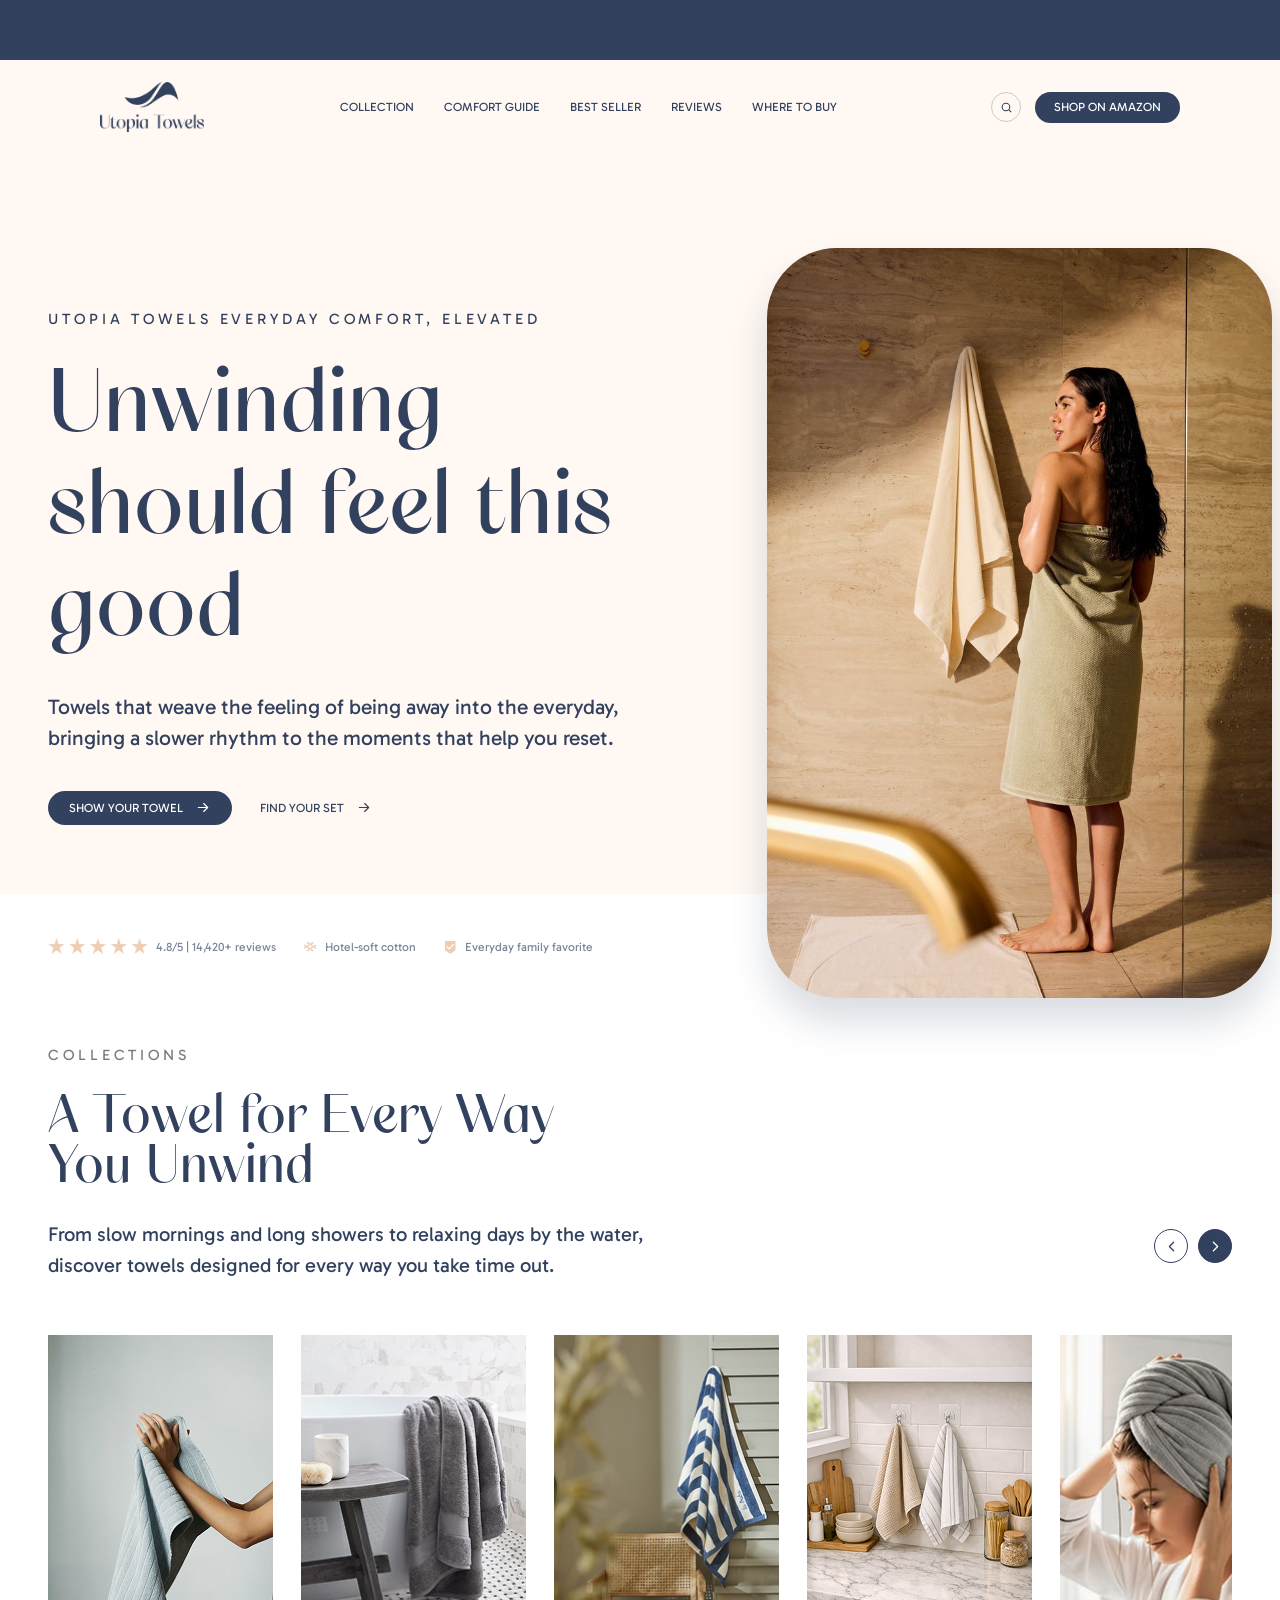
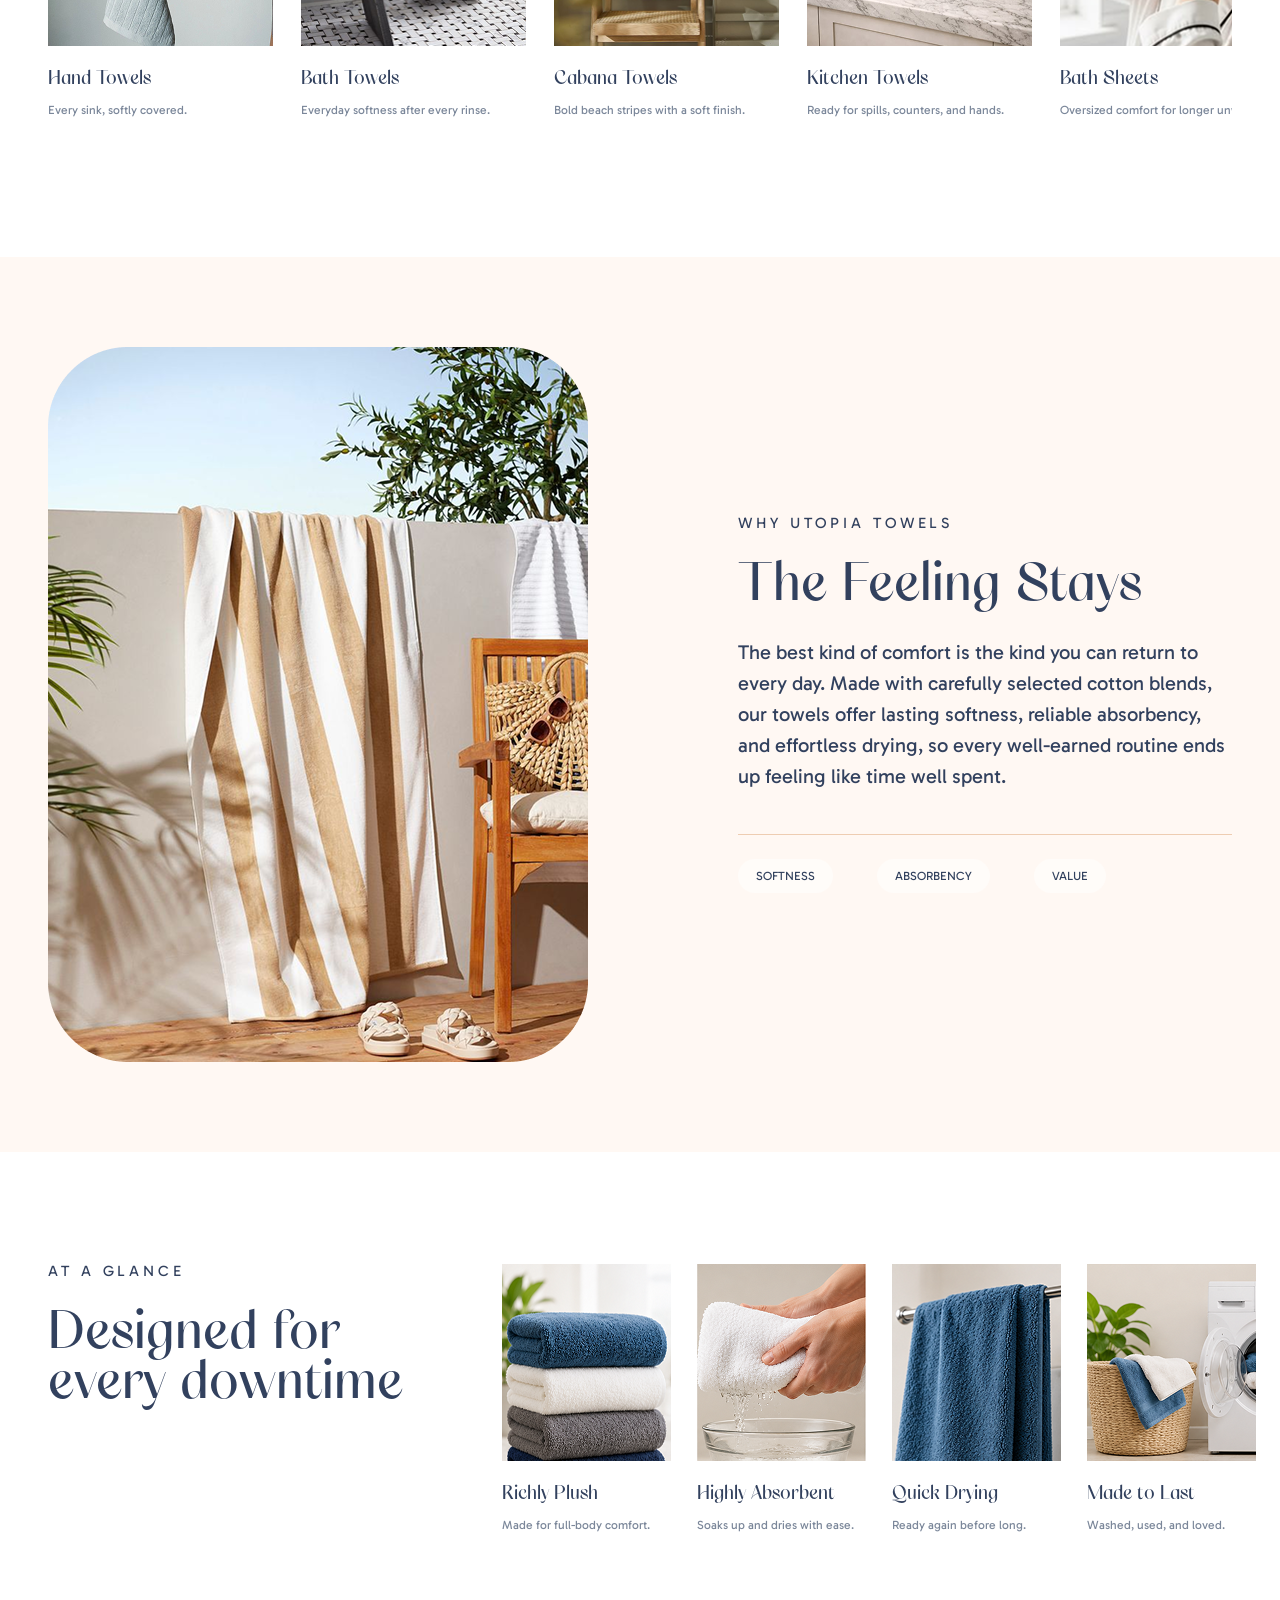
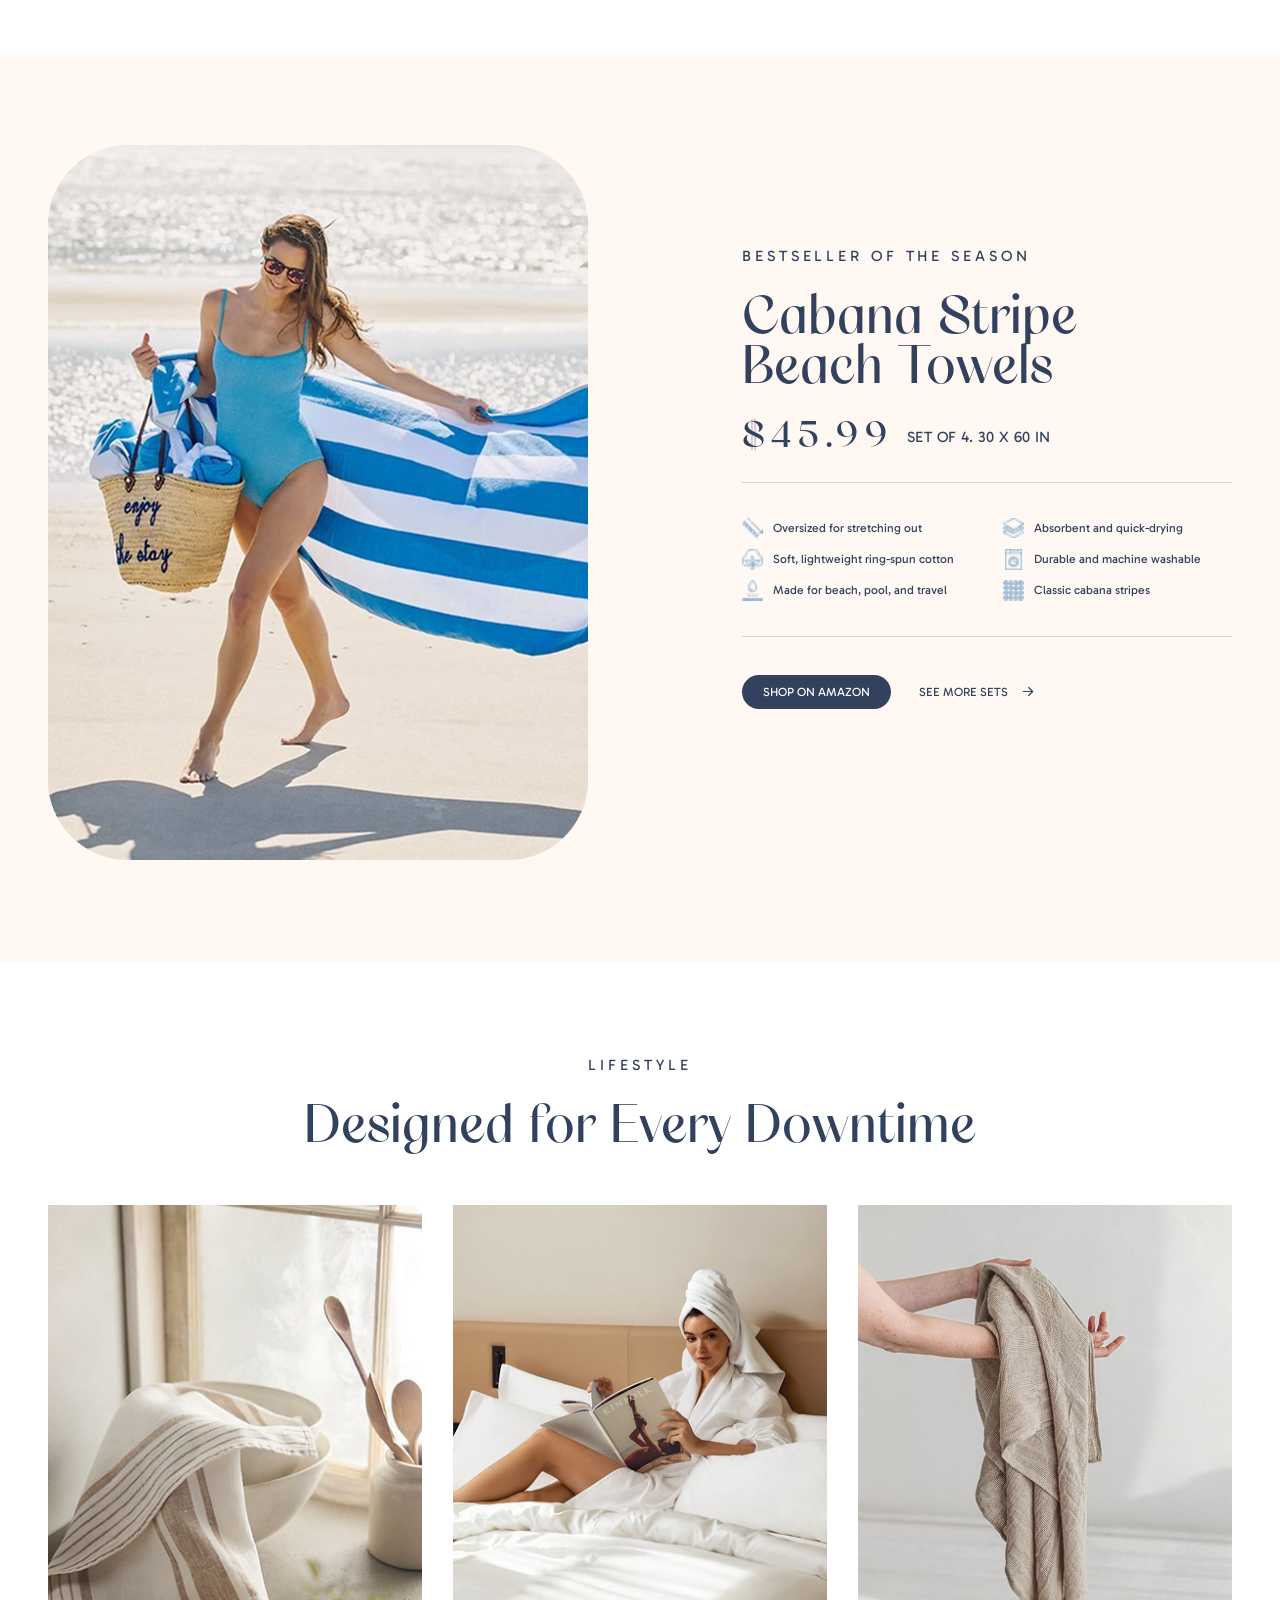
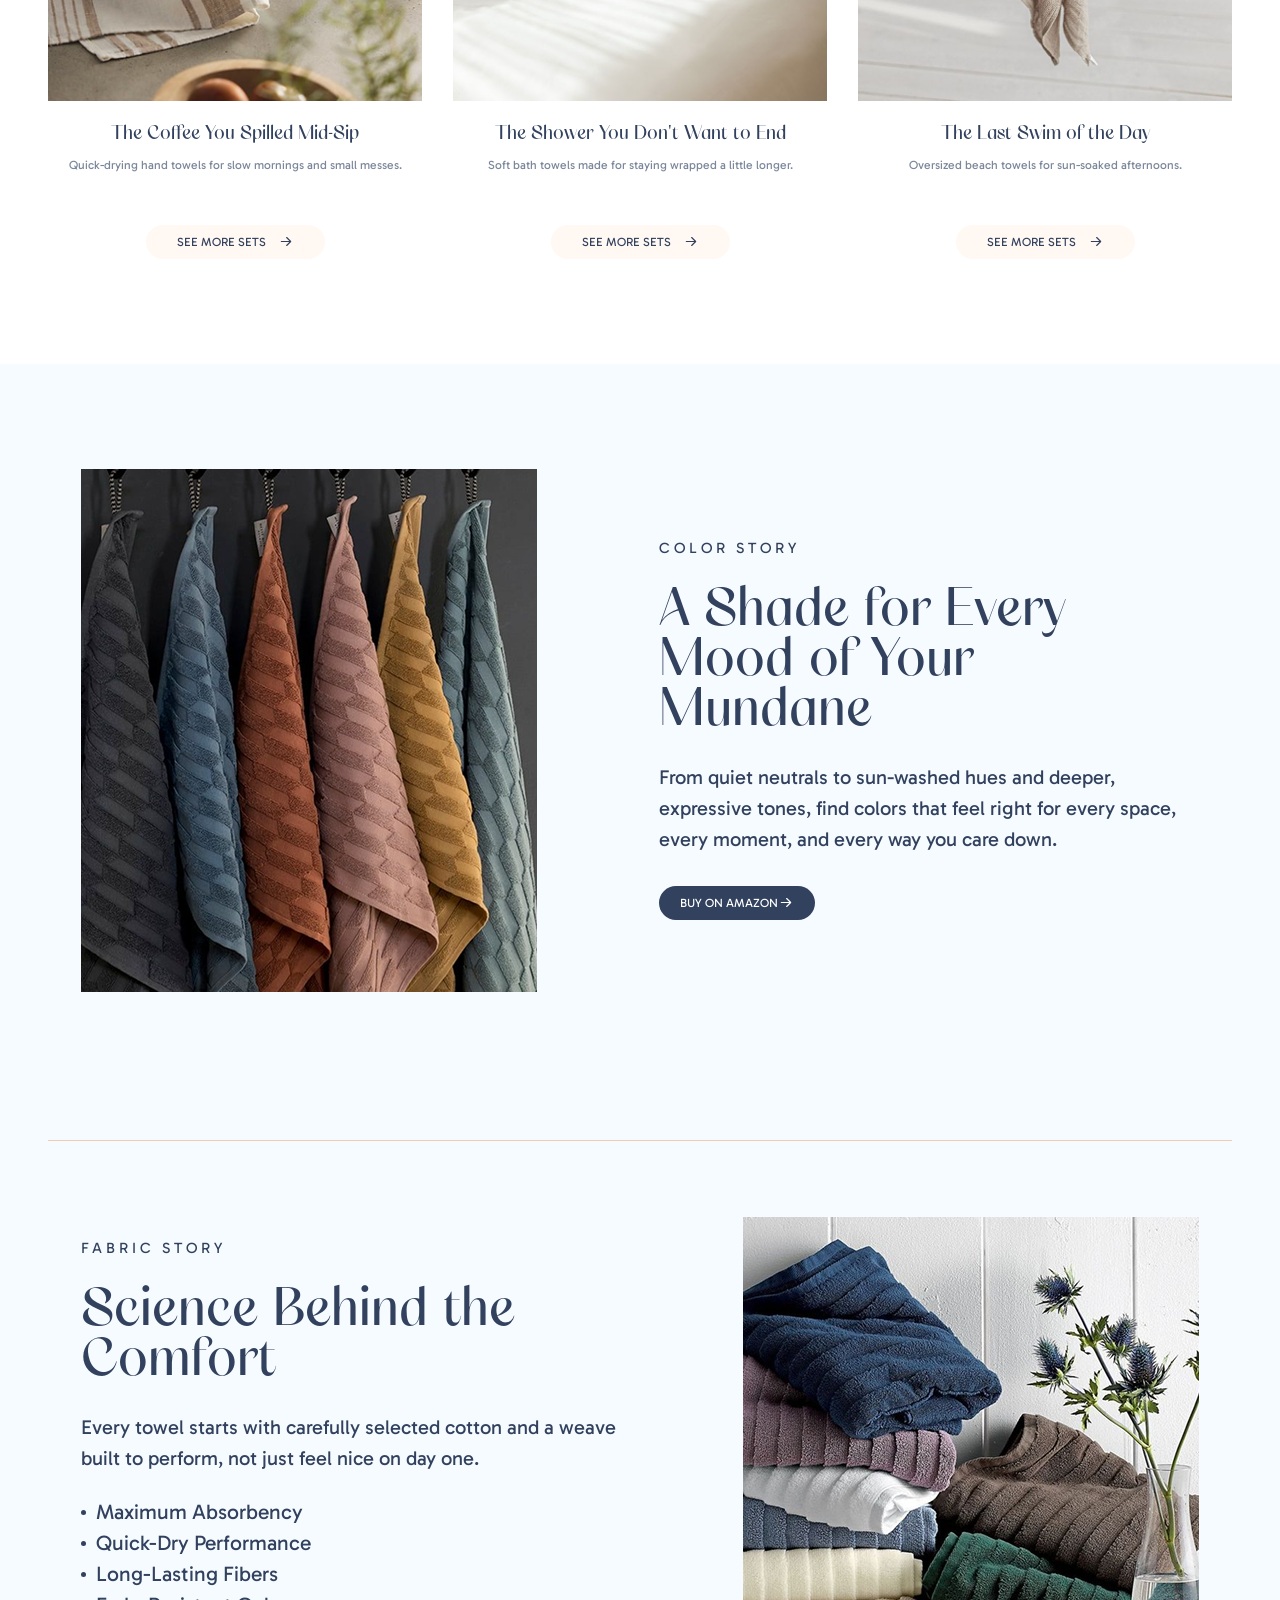
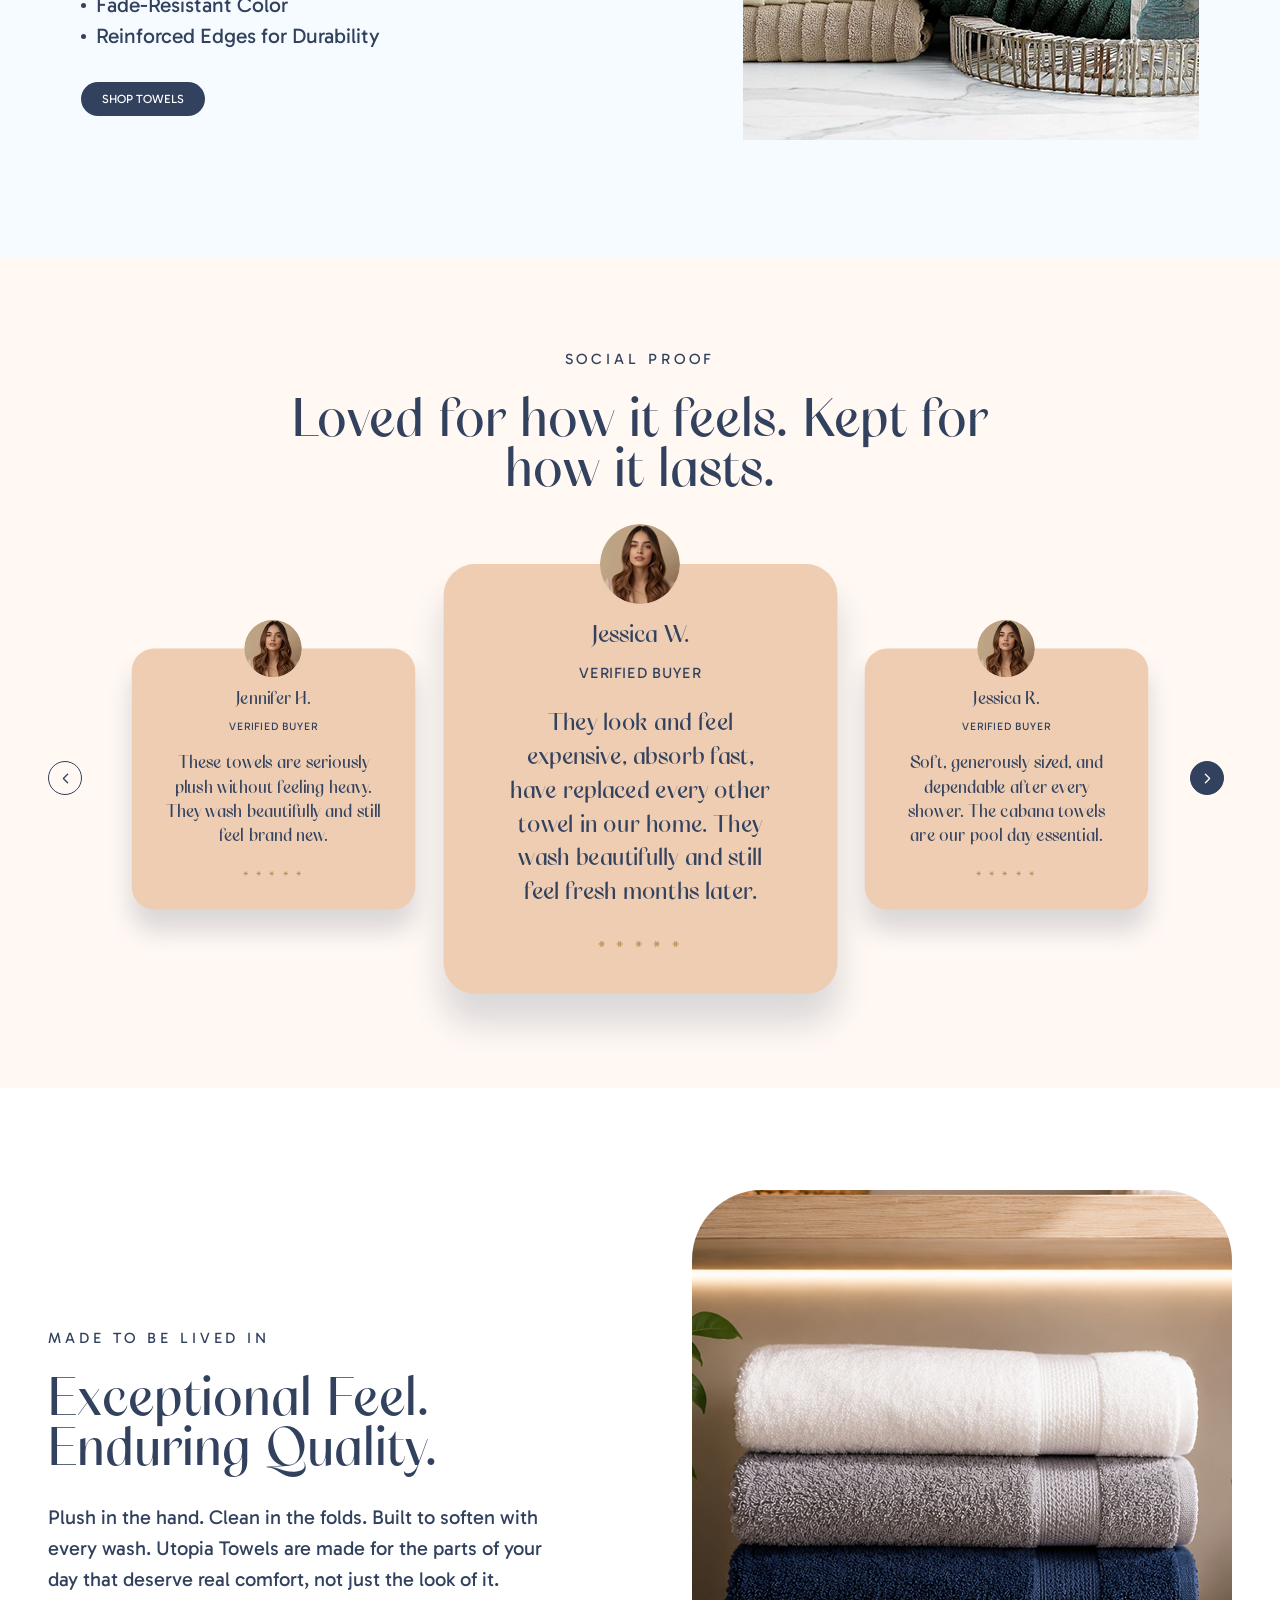
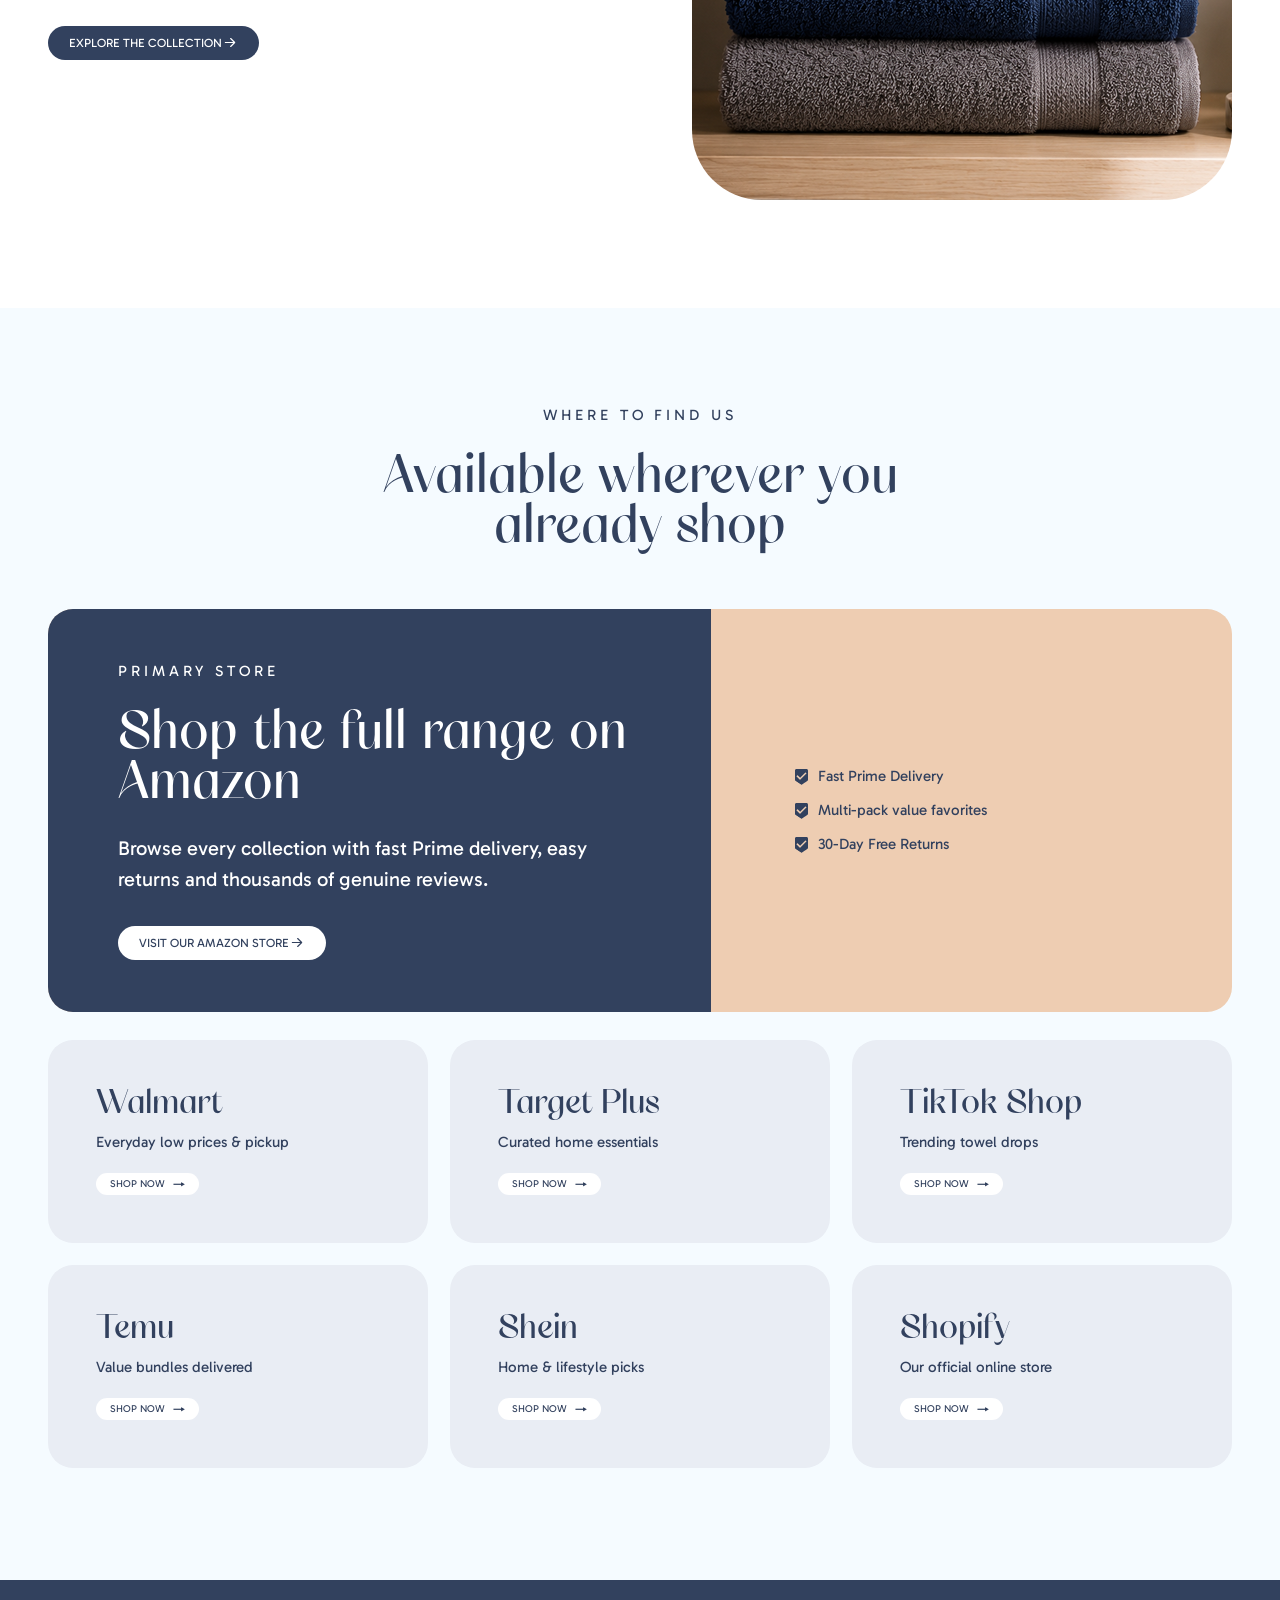
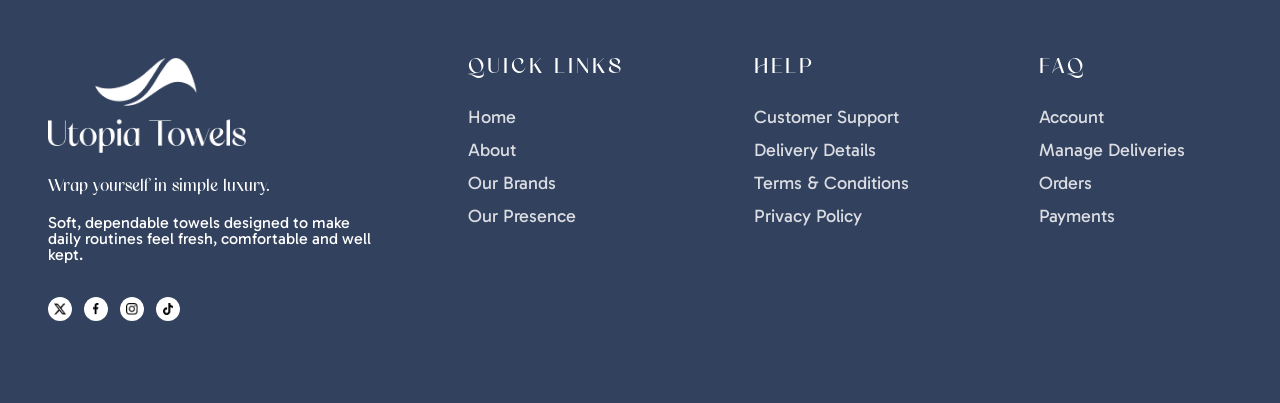
<file: index.html>
<!doctype html>
<html lang="en">
  <head>
    <meta charset="utf-8">
    <meta name="viewport" content="width=device-width, initial-scale=1">
    <title>Utopia Towels | Everyday Comfort, Elevated</title>
    <meta
      name="description"
      content="Shop Utopia Towels for soft, absorbent, and durable bath towels, hand towels, beach towels, kitchen towels, and everyday towel sets."
    >
    <meta name="robots" content="index, follow">
    <meta name="author" content="Utopia Towels">
    <meta
      name="keywords"
      content="Utopia Towels, bath towels, hand towels, beach towels, Turkish beach towel, kitchen towels, towel sets, soft cotton towels, absorbent towels"
    >
    <meta name="theme-color" content="#32415E">
    <meta property="og:type" content="website">
    <meta property="og:site_name" content="Utopia Towels">
    <meta property="og:title" content="Utopia Towels | Everyday Comfort, Elevated">
    <meta
      property="og:description"
      content="Soft, absorbent, and durable towel essentials made for every room, every routine, and every way you unwind."
    >
    <meta property="og:image" content="./assets/images/hero.png">
    <meta property="og:image:alt" content="Utopia towel hanging in a warm bathroom scene">
    <meta name="twitter:card" content="summary_large_image">
    <meta name="twitter:title" content="Utopia Towels | Everyday Comfort, Elevated">
    <meta
      name="twitter:description"
      content="Discover plush bath towels, beach towels, kitchen towels, and everyday towel sets from Utopia Towels."
    >
    <meta name="twitter:image" content="./assets/images/hero.png">
    <link rel="icon" type="image/png" href="./favicon.png">
    <link rel="preconnect" href="https://fonts.googleapis.com">
    <link rel="preconnect" href="https://fonts.gstatic.com" crossorigin>
    <link href="https://fonts.googleapis.com/css2?family=Gabarito:wght@400&display=swap" rel="stylesheet">
    <link rel="stylesheet" href="./css/utopia-towels.css">
    <script src="./js/utopia-towels.js" defer></script>
    <script type="application/ld+json">
      {
        "@context": "https://schema.org",
        "@type": "WebPage",
        "name": "Utopia Towels",
        "description": "Soft, absorbent, and durable towel essentials from Utopia Towels.",
        "image": "./assets/images/hero.png",
        "publisher": {
          "@type": "Organization",
          "name": "Utopia Towels",
          "logo": {
            "@type": "ImageObject",
            "url": "./assets/images/logo-dark.png"
          }
        }
      }
    </script>
  </head>
  <body>
    <div class="top-strip" aria-hidden="true"></div>

    <header class="site-header">
      <a class="brand-mark" href="#top" aria-label="Utopia Towels home">
        <img src="./assets/images/logo-dark.png" alt="Utopia Towels">
      </a>
      <nav class="primary-nav" id="primary-nav" aria-label="Primary navigation" data-primary-nav>
        <a href="#collections">Collection</a>
        <a href="#comfort">Comfort Guide</a>
        <a href="#seller">Best Seller</a>
        <a href="#reviews">Reviews</a>
        <a href="#shop">Where To Buy</a>
      </nav>
      <div class="header-actions">
        <button class="icon-button" type="button" aria-label="Search" data-search-trigger aria-expanded="false" aria-controls="site-search">
          <svg viewBox="0 0 24 24" aria-hidden="true">
            <circle cx="11" cy="11" r="7"></circle>
            <path d="m16.5 16.5 4 4"></path>
          </svg>
        </button>
        <a class="button button-small" href="#shop">Shop on Amazon</a>
      </div>
      <button class="menu-toggle" type="button" aria-label="Open menu" aria-controls="primary-nav" aria-expanded="false" data-menu-toggle>
        <span></span>
        <span></span>
        <span></span>
      </button>
    </header>
    <div class="search-panel" id="site-search" data-search-panel hidden>
      <div class="search-card" role="search">
        <label for="site-search-input">Search towels, colors, and care</label>
        <div class="search-input-row">
          <svg viewBox="0 0 24 24" aria-hidden="true">
            <circle cx="11" cy="11" r="7"></circle>
            <path d="m16.5 16.5 4 4"></path>
          </svg>
          <input id="site-search-input" type="search" placeholder="Try bath towels or cabana stripes" data-search-input>
          <button type="button" aria-label="Close search" data-search-close>
            <svg viewBox="0 0 24 24" aria-hidden="true">
              <path d="m6 6 12 12"></path>
              <path d="m18 6-12 12"></path>
            </svg>
          </button>
        </div>
        <div class="search-results" aria-live="polite" data-search-results></div>
      </div>
    </div>

    <main id="top">
      <section class="hero section-warm" aria-labelledby="hero-title">
        <div class="container hero-grid">
          <div class="hero-copy">
            <p class="eyebrow">Utopia Towels Everyday Comfort, Elevated</p>
            <h1 id="hero-title">Unwinding should feel this good</h1>
            <p>
              Towels that weave the feeling of being away into the everyday,
              bringing a slower rhythm to the moments that help you reset.
            </p>
            <div class="button-row">
              <a class="button arrow-link" href="#collections">
                Show Your Towel
                <svg class="button-arrow" viewBox="0 0 24 24" aria-hidden="true">
                  <path d="M5 12h13"></path>
                  <path d="m13 6 6 6-6 6"></path>
                </svg>
              </a>
              <a class="text-link arrow-link" href="#seller">
                Find Your Set
                <svg class="button-arrow" viewBox="0 0 24 24" aria-hidden="true">
                  <path d="M5 12h13"></path>
                  <path d="m13 6 6 6-6 6"></path>
                </svg>
              </a>
            </div>
          </div>
          <figure class="hero-image">
            <img src="./assets/images/hero.png" alt="Woman wrapped in a soft Utopia towel">
          </figure>
        </div>
      </section>

      <section class="trust-strip" aria-label="Customer highlights">
        <div class="container trust-strip-inner">
          <span><img class="trust-icon trust-icon-stars" src="./assets/images/five-stars-icon.png" alt="">4.8/5 | 14,420+ reviews</span>
          <span><img class="trust-icon" src="./assets/images/ring-spun-cotton-icon.png" alt="">Hotel-soft cotton</span>
          <span><img class="trust-icon" src="./assets/images/warranty-icon.png" alt="">Everyday family favorite</span>
        </div>
      </section>

      <section class="collections" id="collections" aria-labelledby="collections-title">
        <div class="container">
          <p class="eyebrow">Collections</p>
          <div class="section-heading">
            <div>
              <h2 id="collections-title">A Towel for Every Way <br/> You Unwind</h2>
              <p>
                From slow mornings and long showers to relaxing days by the
                water, discover towels designed for every way you take time out.
              </p>
            </div>
            <div class="carousel-controls" aria-label="Collection carousel controls">
              <button type="button" class="arrow-control" data-carousel-prev="collections-carousel" aria-label="Previous collection">
                <svg viewBox="0 0 24 24" aria-hidden="true">
                  <path d="M15 18 9 12l6-6"></path>
                </svg>
              </button>
              <button type="button" class="arrow-control active" data-carousel-next="collections-carousel" aria-label="Next collection">
                <svg viewBox="0 0 24 24" aria-hidden="true">
                  <path d="m9 18 6-6-6-6"></path>
                </svg>
              </button>
            </div>
          </div>

          <div class="collection-track" id="collections-carousel" aria-label="Towel collections">
            <article class="product-card">
              <img src="./assets/images/collection-hand-towels.png" alt="Hand towels">
              <h3>Hand Towels</h3>
              <p>Every sink, softly covered.</p>
            </article>
            <article class="product-card">
              <img src="./assets/images/collection-bath-towels.png" alt="Bath towels">
              <h3>Bath Towels</h3>
              <p>Everyday softness after every rinse.</p>
            </article>
            <article class="product-card">
              <img src="./assets/images/collection-cabana-towels.png" alt="Cabana towels">
              <h3>Cabana Towels</h3>
              <p>Bold beach stripes with a soft finish.</p>
            </article>
            <article class="product-card">
              <img src="./assets/images/collection-kitchen-towels.png" alt="Kitchen towels">
              <h3>Kitchen Towels</h3>
              <p>Ready for spills, counters, and hands.</p>
            </article>
            <article class="product-card">
              <img src="./assets/images/collection-bath-sheets.png" alt="Bath sheets">
              <h3>Bath Sheets</h3>
              <p>Oversized comfort for longer unwinds.</p>
            </article>
            <article class="product-card">
              <img src="./assets/images/collection-cabana-towels.png" alt="Turkish beach towel">
              <h3>Turkish Beach Towel</h3>
              <p>Light and quick-drying, made for beach days away.</p>
            </article>
          </div>
        </div>
      </section>

      <section class="split-feature section-warm" aria-labelledby="feeling-title">
        <div class="container split-grid">
          <figure class="rounded-photo">
            <img src="./assets/images/why-utopia-towels.png" alt="Neutral towels drying beside a pool">
          </figure>
          <div class="feature-copy">
            <p class="eyebrow">Why Utopia Towels</p>
            <h2 id="feeling-title">The Feeling Stays</h2>
            <p>
              The best kind of comfort is the kind you can return to every day.
              Made with carefully selected cotton blends, our towels offer
              lasting softness, reliable absorbency, and effortless drying, so
              every well-earned routine ends up feeling like time well spent.
            </p>
            <div class="mini-tabs" aria-label="Towel qualities">
              <span>Softness</span>
              <span>Absorbency</span>
              <span>Value</span>
            </div>
          </div>
        </div>
      </section>

      <section class="at-glance" id="comfort" aria-labelledby="glance-title">
        <div class="container glance-grid">
          <div class="glance-title">
            <p class="eyebrow">At a Glance</p>
            <h2 id="glance-title">Designed for every downtime</h2>
          </div>
          <div class="glance-list">
            <article class="tile-card">
              <img src="./assets/images/at-glance-richly-plush.png" alt="Folded plush towel">
              <h3>Richly Plush</h3>
              <p>Made for full-body comfort.</p>
            </article>
            <article class="tile-card">
              <img src="./assets/images/at-glance-highly-absorbent.png" alt="Absorbent towel texture">
              <h3>Highly Absorbent</h3>
              <p>Soaks up and dries with ease.</p>
            </article>
            <article class="tile-card">
              <img src="./assets/images/at-glance-quick-drying.png" alt="Blue quick-drying towel">
              <h3>Quick Drying</h3>
              <p>Ready again before long.</p>
            </article>
            <article class="tile-card">
              <img src="./assets/images/at-glance-made-to-last.png" alt="Stacked durable towels">
              <h3>Made to Last</h3>
              <p>Washed, used, and loved.</p>
            </article>
          </div>
        </div>
      </section>

      <section class="best-seller section-warm" id="seller" aria-labelledby="seller-title">
        <div class="container split-grid seller-grid">
          <figure class="rounded-photo">
            <img src="./assets/images/best-seller-of-season.png" alt="Shopper carrying a blue cabana stripe beach towel">
          </figure>
          <div class="feature-copy seller-copy">
            <p class="eyebrow">Bestseller of the Season</p>
            <h2 id="seller-title">Cabana Stripe Beach Towels</h2>
            <p class="price">$45.99 <span>set of 4. 30 x 60 in</span></p>
            <div class="seller-lines">
              <p><img class="seller-icon" src="./assets/images/best-seller-oversized-icon.png" alt="">Oversized for stretching out</p>
              <p><img class="seller-icon" src="./assets/images/best-seller-absorbent-icon.png" alt="">Absorbent and quick-drying</p>
              <p><img class="seller-icon" src="./assets/images/best-seller-soft-cotton-icon.png" alt="">Soft, lightweight ring-spun cotton</p>
              <p><img class="seller-icon" src="./assets/images/best-seller-durable-washable-icon.png" alt="">Durable and machine washable</p>
              <p><img class="seller-icon" src="./assets/images/best-seller-for-beach-icon.png" alt="">Made for beach, pool, and travel</p>
              <p><img class="seller-icon" src="./assets/images/best-seller-cabana-stripes-icon.png" alt="">Classic cabana stripes</p>
            </div>
            <div class="button-row">
              <a class="button" href="#shop">Shop on Amazon</a>
              <a class="text-link arrow-link" href="#collections">
                See More Sets
                <svg class="button-arrow" viewBox="0 0 24 24" aria-hidden="true">
                  <path d="M5 12h13"></path>
                  <path d="m13 6 6 6-6 6"></path>
                </svg>
              </a>
            </div>
          </div>
        </div>
      </section>

      <section class="lifestyle" aria-labelledby="lifestyle-title">
        <div class="container">
          <div class="center-heading">
            <p class="eyebrow">Lifestyle</p>
            <h2 id="lifestyle-title">Designed for Every Downtime</h2>
          </div>
          <div class="lifestyle-grid">
            <article class="lifestyle-card">
              <img src="./assets/images/lifestyle-coffee-you-spilled.png" alt="White towel near a coffee spill">
              <h3>The Coffee You Spilled Mid-Sip</h3>
              <p>Quick-drying hand towels for slow mornings and small messes.</p>
              <a class="lifestyle-button" href="#collections">
                See More Sets
                <svg class="button-arrow" viewBox="0 0 24 24" aria-hidden="true">
                  <path d="M5 12h13"></path>
                  <path d="m13 6 6 6-6 6"></path>
                </svg>
              </a>
            </article>
            <article class="lifestyle-card">
              <img src="./assets/images/lifestyle-the-showe.png" alt="Woman relaxing on a bed in a white towel">
              <h3>The Shower You Don't Want to End</h3>
              <p>Soft bath towels made for staying wrapped a little longer.</p>
              <a class="lifestyle-button" href="#collections">
                See More Sets
                <svg class="button-arrow" viewBox="0 0 24 24" aria-hidden="true">
                  <path d="M5 12h13"></path>
                  <path d="m13 6 6 6-6 6"></path>
                </svg>
              </a>
            </article>
            <article class="lifestyle-card">
              <img src="./assets/images/lifestyle-the-sky.png" alt="Neutral towel held up in daylight">
              <h3>The Last Swim of the Day</h3>
              <p>Oversized beach towels for sun-soaked afternoons.</p>
              <a class="lifestyle-button" href="#collections">
                See More Sets
                <svg class="button-arrow" viewBox="0 0 24 24" aria-hidden="true">
                  <path d="M5 12h13"></path>
                  <path d="m13 6 6 6-6 6"></path>
                </svg>
              </a>
            </article>
          </div>
        </div>
      </section>

      <section class="story-section section-blue" aria-labelledby="color-title">
        <div class="container story-grid">
          <figure class="story-image">
            <img src="./assets/images/color-story.png" alt="A range of colored quilted towels hanging together">
          </figure>
          <div class="feature-copy">
            <p class="eyebrow">Color Story</p>
            <h2 id="color-title">A Shade for Every Mood of Your Mundane</h2>
            <p>
              From quiet neutrals to sun-washed hues and deeper, expressive
              tones, find colors that feel right for every space, every moment,
              and every way you care down.
            </p>
            <a class="button" href="#collections">
              Buy on amazon
              <svg class="button-arrow" viewBox="0 0 24 24" aria-hidden="true">
                <path d="M5 12h13"></path>
                <path d="m13 6 6 6-6 6"></path>
              </svg>
            </a>
          </div>
        </div>
      </section>

      <section class="story-section fabric section-blue" aria-labelledby="fabric-title">
        <div class="container story-grid reversed">
          <div class="feature-copy">
            <p class="eyebrow">Fabric Story</p>
            <h2 id="fabric-title">Science Behind the Comfort</h2>
            <p>
              Every towel starts with carefully selected cotton and a weave
              built to perform, not just feel nice on day one.
            </p>
            <ul class="check-list">
              <li>Maximum Absorbency</li>
              <li>Quick-Dry Performance</li>
              <li>Long-Lasting Fibers</li>
              <li>Fade-Resistant Color</li>
              <li>Reinforced Edges for Durability</li>
            </ul>
            <a class="button" href="#shop">Shop Towels</a>
          </div>
          <figure class="story-image">
            <img src="./assets/images/fabric-story.png" alt="Stacked folded towels in blue and earth tones">
          </figure>
        </div>
      </section>

      <section class="reviews section-warm" id="reviews" aria-labelledby="reviews-title">
        <div class="container">
          <div class="center-heading">
            <p class="eyebrow">Social Proof</p>
            <h2 id="reviews-title">Loved for how it feels. Kept for how it lasts.</h2>
          </div>
          <div class="testimonial-shell">
            <button type="button" class="arrow-control review-arrow" data-carousel-prev="reviews-carousel" aria-label="Previous testimonial">
              <svg viewBox="0 0 24 24" aria-hidden="true">
                <path d="M15 18 9 12l6-6"></path>
              </svg>
            </button>
          <div class="testimonial-grid" id="reviews-carousel" aria-label="Customer testimonials">
            <article class="testimonial">
              <img src="./assets/images/reviewer-avatar.png" alt="">
              <h3>Jennifer H.</h3>
              <p class="subheading">Verified Buyer</p>
              <p>
                These towels are seriously plush without feeling heavy. They
                wash beautifully and still feel brand new.
              </p>
              <span aria-label="5 out of 5 stars">* * * * *</span>
            </article>
            <article class="testimonial featured">
              <img src="./assets/images/reviewer-avatar.png" alt="">
              <h3>Jessica W.</h3>
              <p class="subheading">Verified Buyer</p>
              <p>
                They look and feel expensive, absorb fast, have replaced every
                other towel in our home. They wash beautifully and still feel
                fresh months later.
              </p>
              <span aria-label="5 out of 5 stars">* * * * *</span>
            </article>
            <article class="testimonial">
              <img src="./assets/images/reviewer-avatar.png" alt="">
              <h3>Jessica R.</h3>
              <p class="subheading">Verified Buyer</p>
              <p>
                Soft, generously sized, and dependable after every shower. The
                cabana towels are our pool day essential.
              </p>
              <span aria-label="5 out of 5 stars">* * * * *</span>
            </article>
            <article class="testimonial">
              <img src="./assets/images/reviewer-avatar.png" alt="">
              <h3>Marina T.</h3>
              <p class="subheading">Verified Buyer</p>
              <p>
                The beach towels are light enough to pack but still feel soft
                after a swim.
              </p>
              <span aria-label="5 out of 5 stars">* * * * *</span>
            </article>
            <article class="testimonial">
              <img src="./assets/images/reviewer-avatar.png" alt="">
              <h3>Daniel K.</h3>
              <p class="subheading">Verified Buyer</p>
              <p>
                Great value for a full set. They dry quickly and the colors
                still look rich.
              </p>
              <span aria-label="5 out of 5 stars">* * * * *</span>
            </article>
          </div>
            <button type="button" class="arrow-control review-arrow active" data-carousel-next="reviews-carousel" aria-label="Next testimonial">
              <svg viewBox="0 0 24 24" aria-hidden="true">
                <path d="m9 18 6-6-6-6"></path>
              </svg>
            </button>
          </div>
        </div>
      </section>

      <section class="made-live" aria-labelledby="lived-title">
        <div class="container split-grid">
          <div class="feature-copy">
            <p class="eyebrow">Made to be Lived In</p>
            <h2 id="lived-title">Exceptional Feel. Enduring Quality.</h2>
            <p>
              Plush in the hand. Clean in the folds. Built to soften with every
              wash. Utopia Towels are made for the parts of your day that
              deserve real comfort, not just the look of it.
            </p>
            <a class="button" href="#collections">
              Explore the collection
              <svg class="button-arrow" viewBox="0 0 24 24" aria-hidden="true">
                <path d="M5 12h13"></path>
                <path d="m13 6 6 6-6 6"></path>
              </svg>
            </a>
          </div>
          <figure class="rounded-photo tall-photo">
            <img src="./assets/images/made-to-be-lived.png" alt="Stacked Utopia towels on a shelf">
          </figure>
        </div>
      </section>

      <section class="where section-blue" id="shop" aria-labelledby="shop-title">
        <div class="container">
          <div class="center-heading">
            <p class="eyebrow">Where to Find Us</p>
            <h2 id="shop-title">Available wherever you already shop</h2>
          </div>
          <div class="amazon-panel">
            <div class="amazon-copy">
              <p class="eyebrow">Primary Store</p>
              <h3>Shop the full range on Amazon</h3>
              <p>
                Browse every collection with fast Prime delivery, easy returns
                and thousands of genuine reviews.
              </p>
              <a class="button button-light" href="https://www.amazon.com/" rel="noopener">
                Visit Our Amazon Store
                <svg class="button-arrow" viewBox="0 0 24 24" aria-hidden="true">
                  <path d="M5 12h13"></path>
                  <path d="m13 6 6 6-6 6"></path>
                </svg>
              </a>
            </div>
            <ul class="amazon-points">
              <li><img src="./assets/images/warranty-dark-icon.png" alt="">Fast Prime Delivery</li>
              <li><img src="./assets/images/warranty-dark-icon.png" alt="">Multi-pack value favorites</li>
              <li><img src="./assets/images/warranty-dark-icon.png" alt="">30-Day Free Returns</li>
            </ul>
          </div>

          <div class="retailer-grid" aria-label="Retailers">
            <article>
              <h3>Walmart</h3>
              <p>Everyday low prices & pickup</p>
              <a href="https://www.walmart.com/" rel="noopener">Shop now</a>
            </article>
            <article>
              <h3>Target Plus</h3>
              <p>Curated home essentials</p>
              <a href="https://www.target.com/" rel="noopener">Shop now</a>
            </article>
            <article>
              <h3>TikTok Shop</h3>
              <p>Trending towel drops</p>
              <a href="https://www.tiktok.com/shop" rel="noopener">Shop now</a>
            </article>
            <article>
              <h3>Temu</h3>
              <p>Value bundles delivered</p>
              <a href="https://www.temu.com/" rel="noopener">Shop now</a>
            </article>
            <article>
              <h3>Shein</h3>
              <p>Home & lifestyle picks</p>
              <a href="https://www.shein.com/" rel="noopener">Shop now</a>
            </article>
            <article>
              <h3>Shopify</h3>
              <p>Our official online store</p>
              <a href="https://www.shopify.com/" rel="noopener">Shop now</a>
            </article>
          </div>
        </div>
      </section>
    </main>

    <footer class="site-footer">
      <div class="container footer-grid">
        <div class="footer-brand">
          <img src="./assets/images/logo-light.png" alt="Utopia Towels">
          <p class="footer-tagline">
            Wrap yourself in simple luxury.
          </p>
          <p class="footer-description">Soft, dependable towels designed to make daily routines feel fresh, comfortable and well kept.</p>
          <div class="social-links">
            <a href="#" aria-label="Twitter">
              <img class="social-icon" src="./assets/images/x-dark-icon.png" alt="">
            </a>
            <a href="#" aria-label="Facebook">
              <img class="social-icon" src="./assets/images/facebook-dark-icon.png" alt="">
            </a>
            <a href="#" aria-label="Instagram">
              <img class="social-icon" src="./assets/images/insta-dark-icon.png" alt="">
            </a>
            <a href="#" aria-label="TikTok">
              <img class="social-icon" src="./assets/images/tiktok-dark-icon.png" alt="">
            </a>
          </div>
        </div>
        <nav aria-label="Quick links">
          <h2>Quick Links</h2>
          <a href="#top">Home</a>
          <a href="#seller">About</a>
          <a href="#collections">Our Brands</a>
          <a href="#shop">Our Presence</a>
        </nav>
        <nav aria-label="Help">
          <h2>Help</h2>
          <a href="#">Customer Support</a>
          <a href="#">Delivery Details</a>
          <a href="#">Terms & Conditions</a>
          <a href="#">Privacy Policy</a>
        </nav>
        <nav aria-label="FAQ">
          <h2>FAQ</h2>
          <a href="#">Account</a>
          <a href="#">Manage Deliveries</a>
          <a href="#">Orders</a>
          <a href="#">Payments</a>
        </nav>
      </div>
    </footer>
  </body>
</html>
</file>
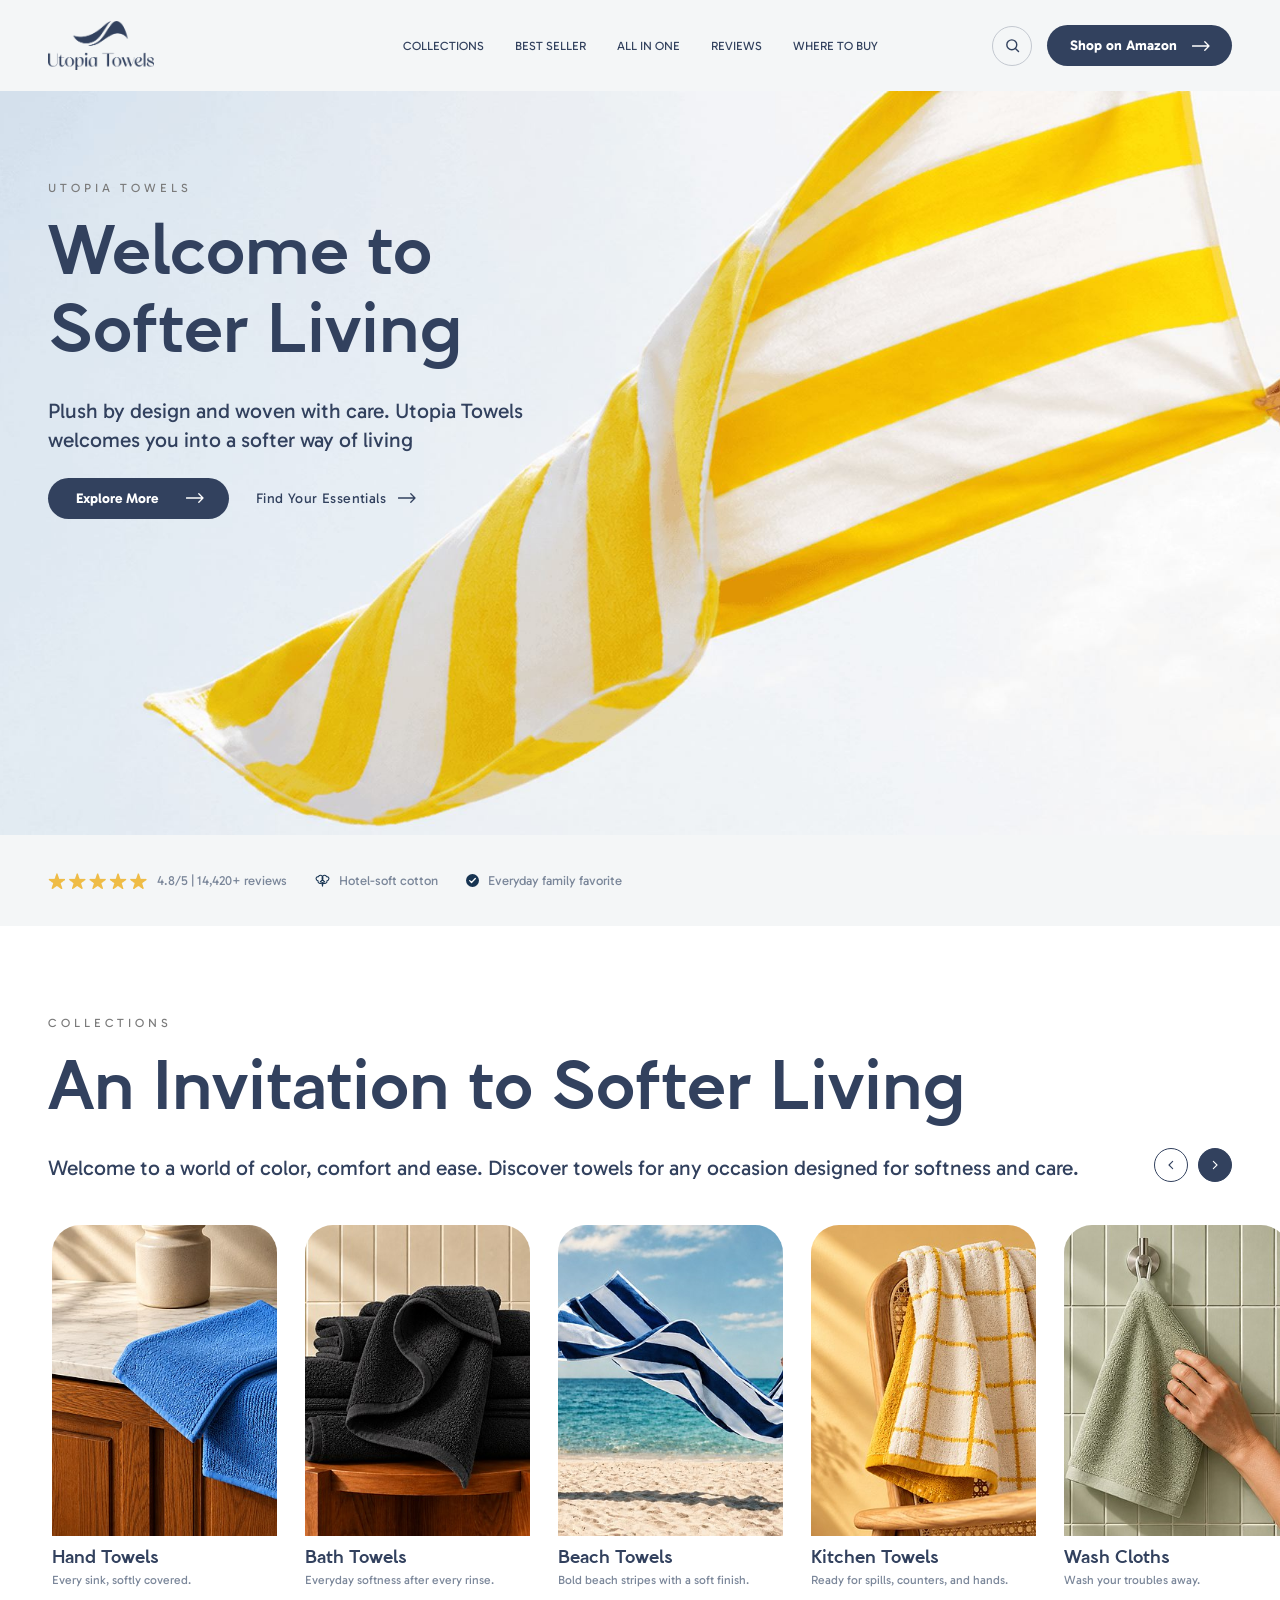
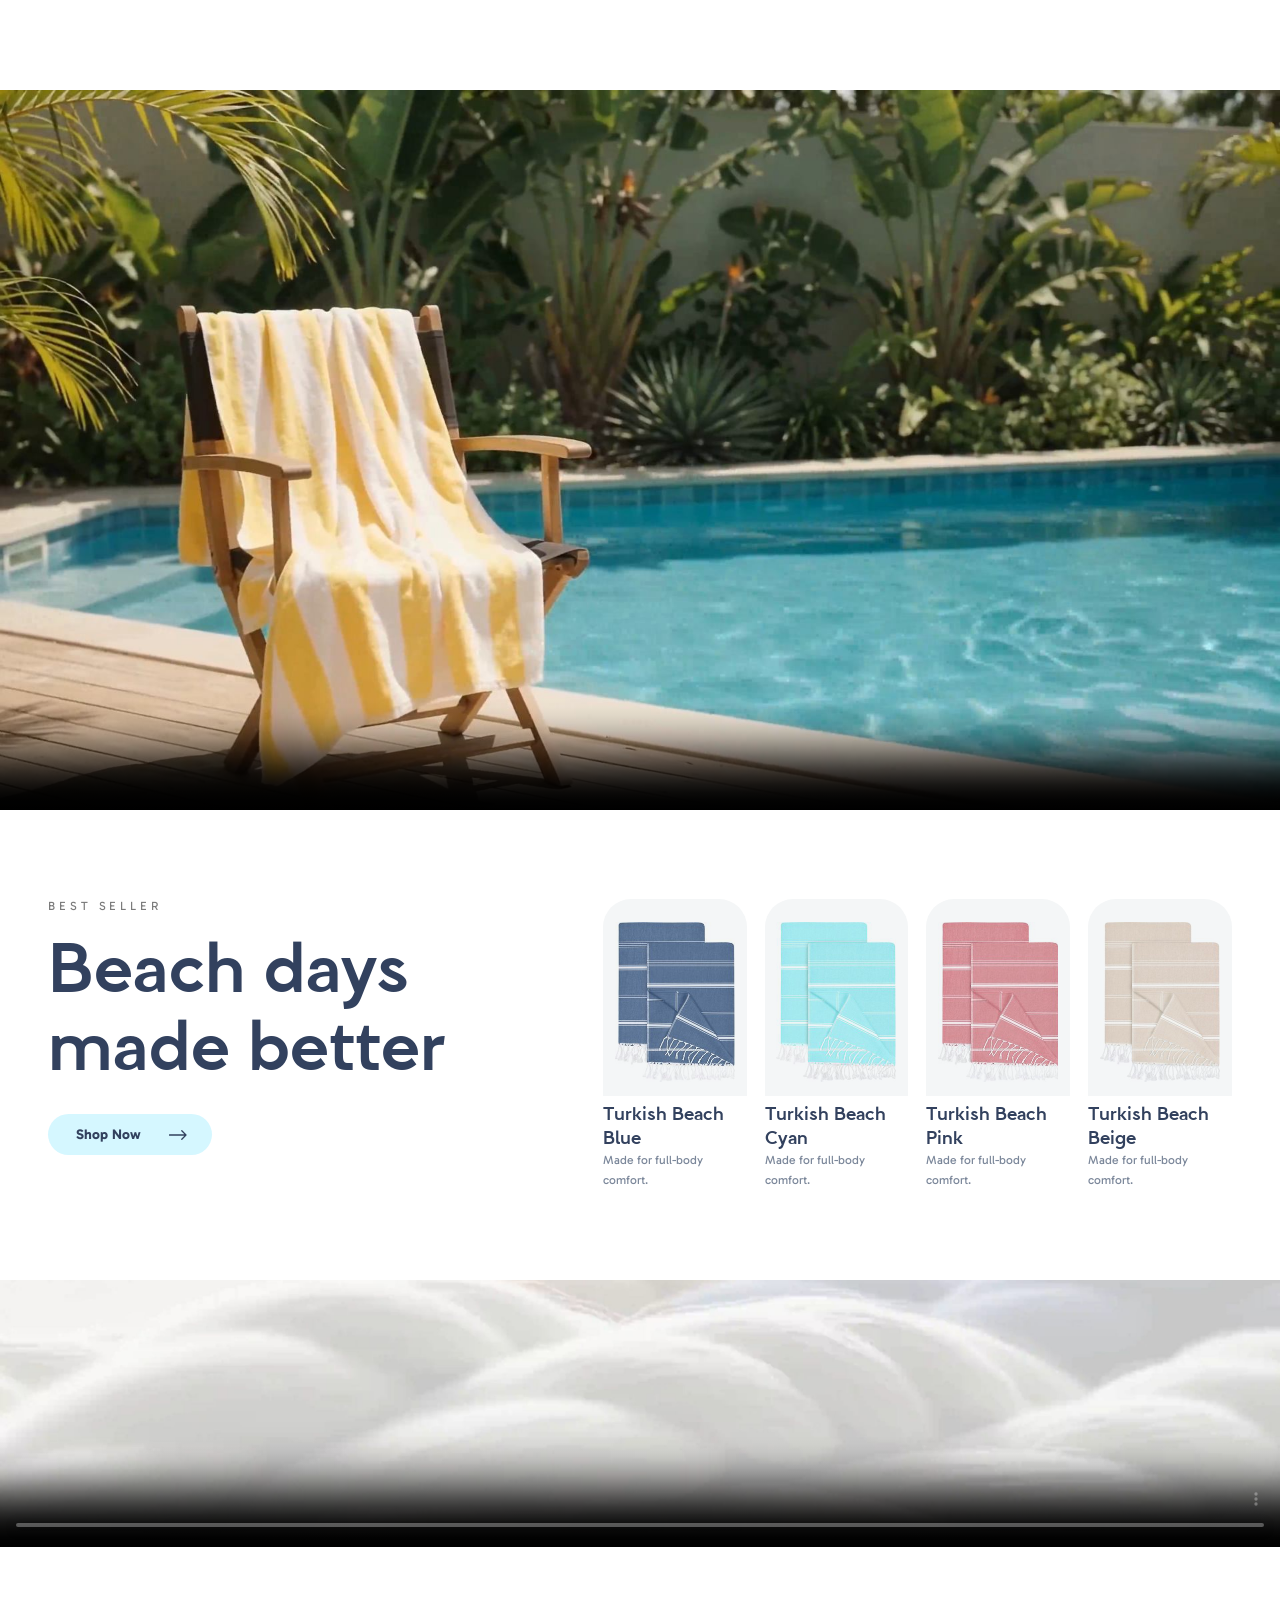
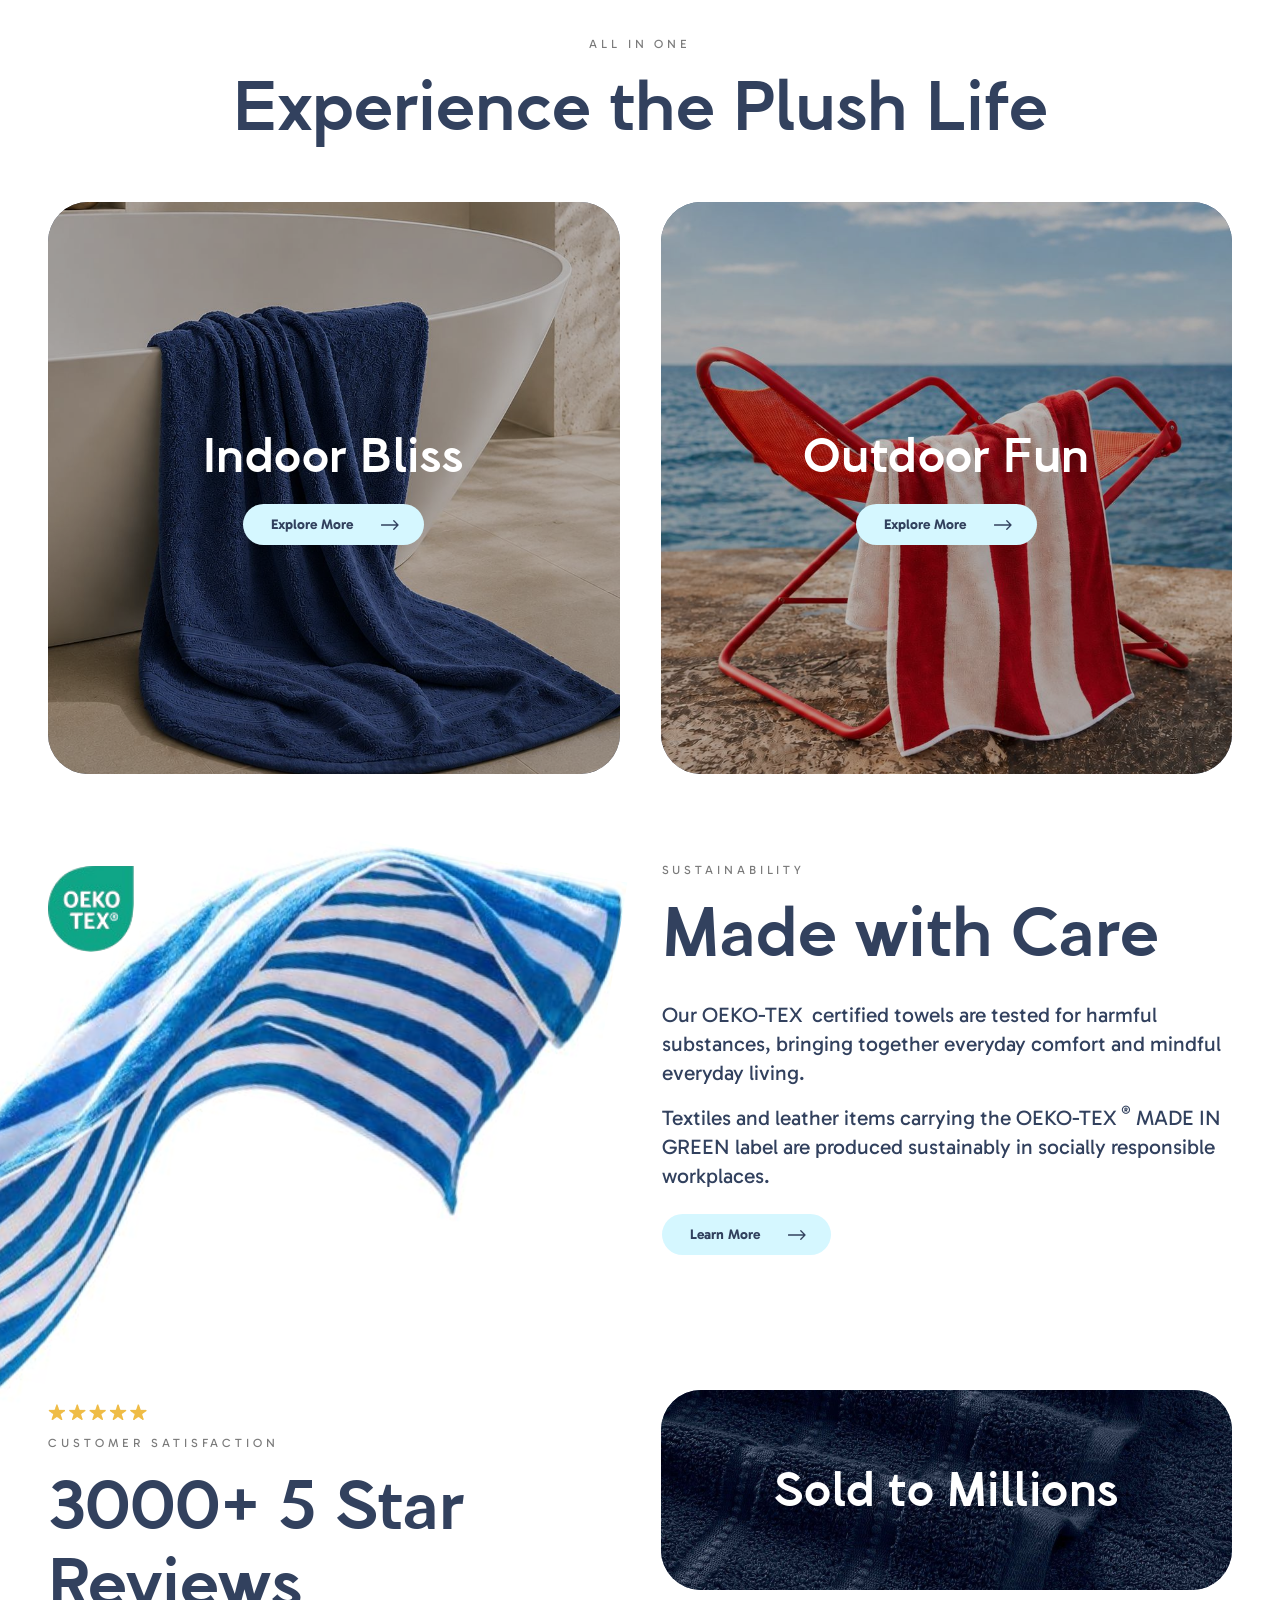
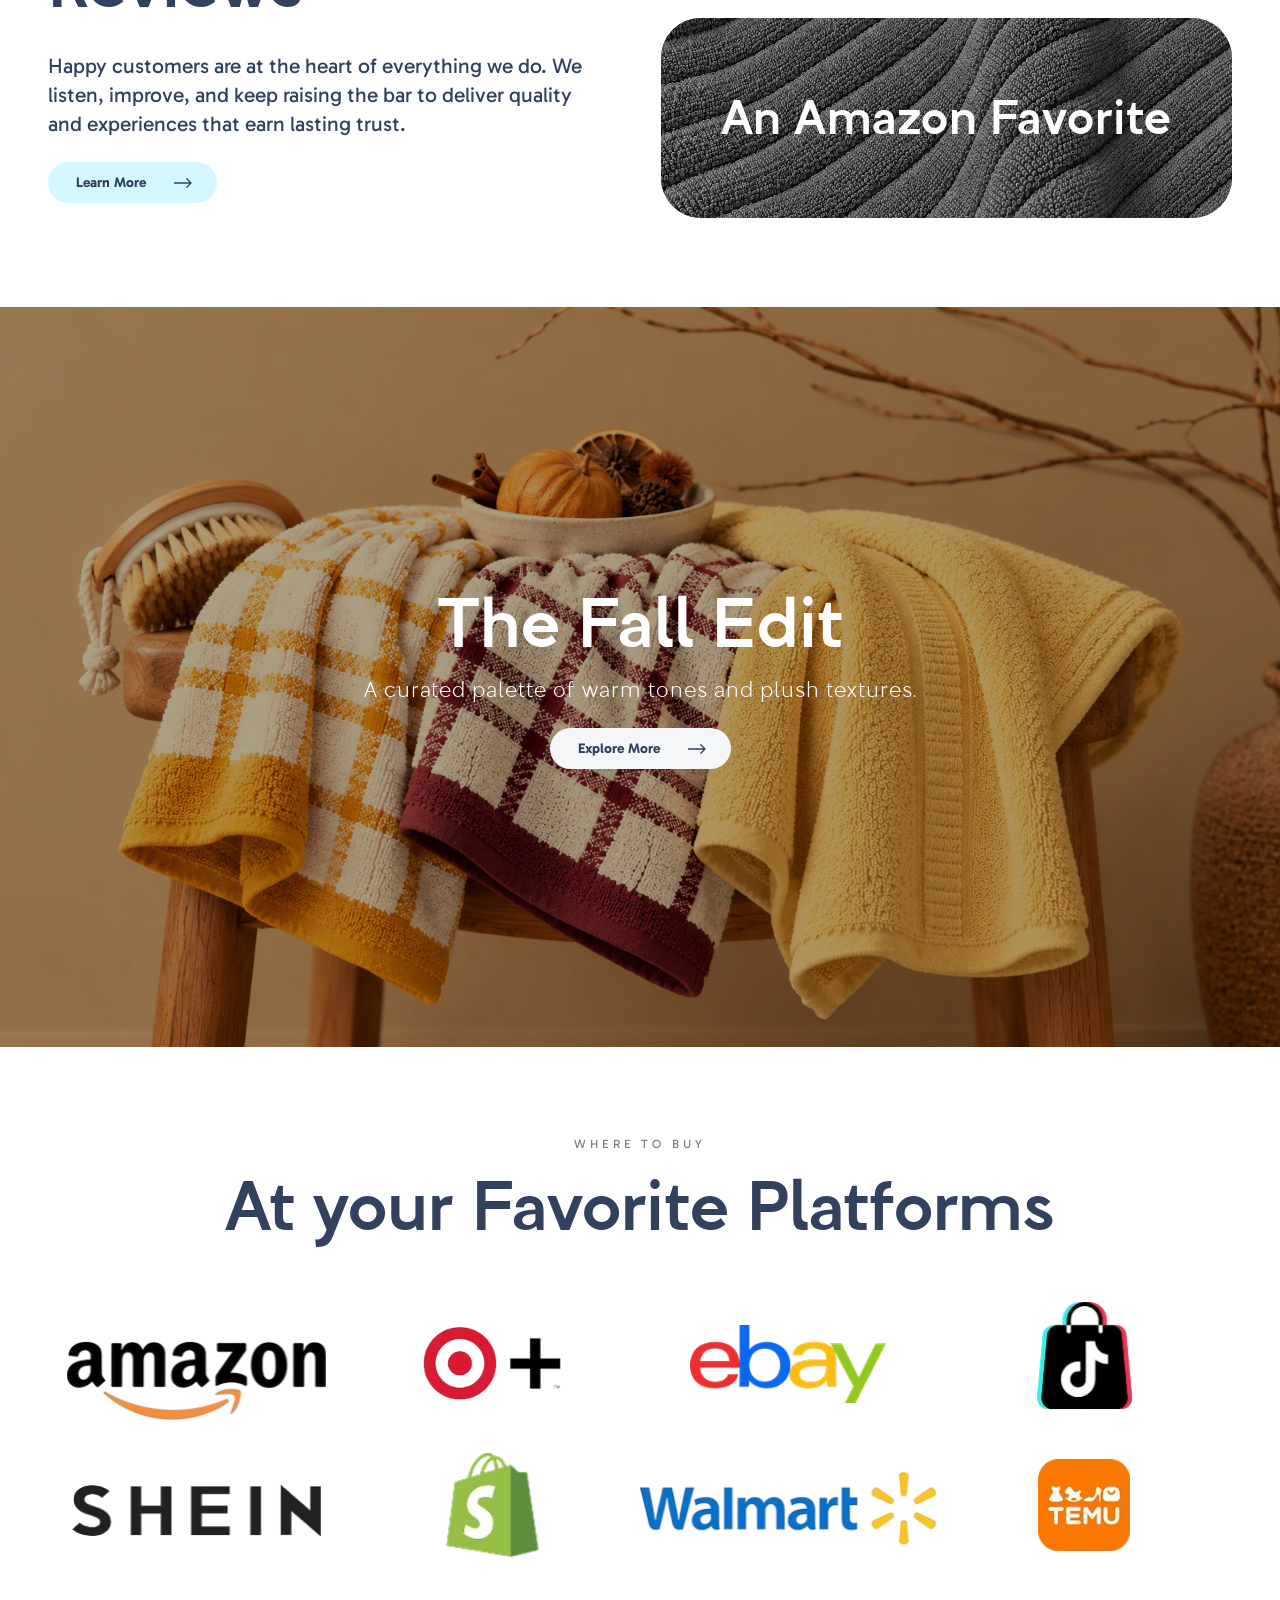
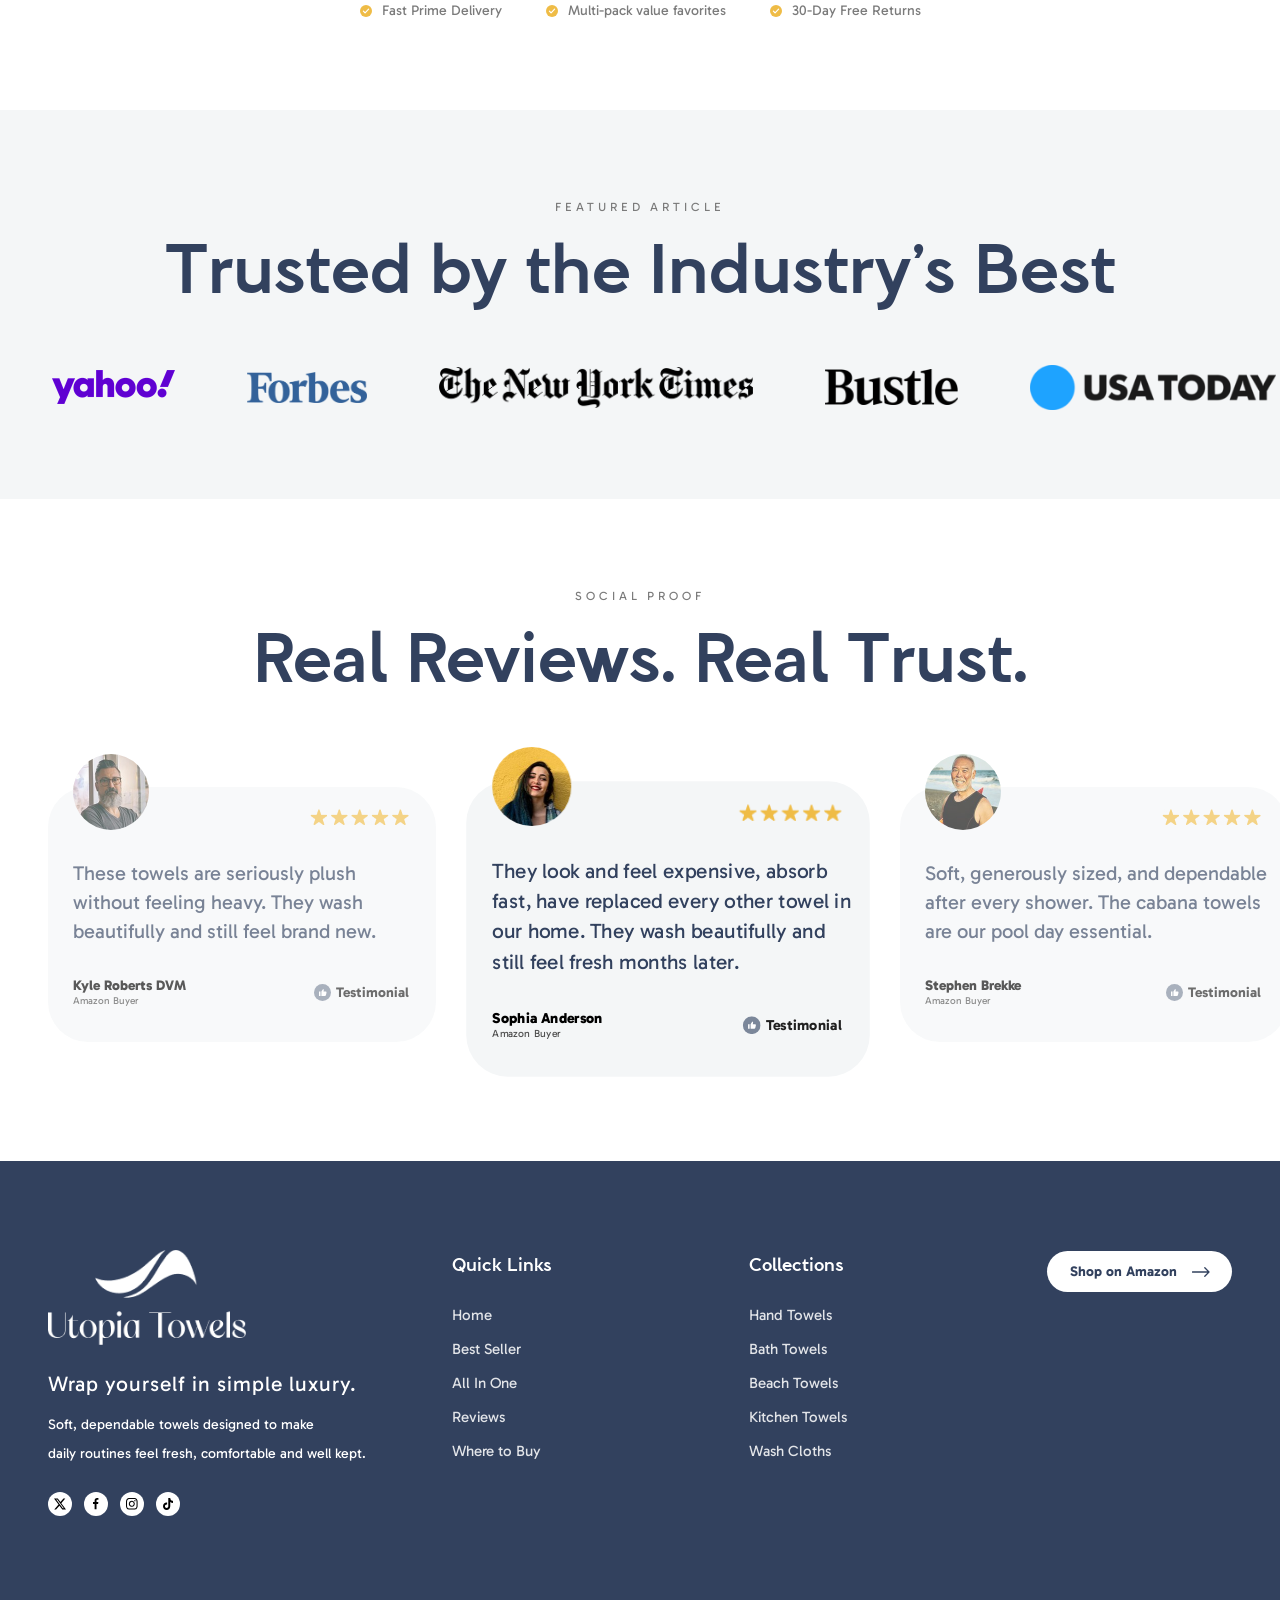
<file: index-2.html>
<!doctype html>
<html lang="en">
  <head>
    <meta charset="utf-8">
    <meta name="viewport" content="width=device-width, initial-scale=1">
    <title>Utopia Towels | Plush Bath, Beach &amp; Kitchen Towels</title>
    <meta
      name="description"
      content="Plush by design and woven with care. Shop Utopia Towels hand towels, bath towels, beach towels, kitchen towels, wash cloths and Turkish towels."
    >
    <!-- Demo build: remove this noindex line (and keep the one below it) when this page replaces index.html. -->
    <meta name="robots" content="noindex, nofollow">
    <!-- <meta name="robots" content="index, follow, max-image-preview:large"> -->
    <meta name="author" content="Utopia Towels">
    <meta name="theme-color" content="#32415E">
    <link rel="canonical" href="https://www.utopiatowels.com/">
    <meta property="og:type" content="website">
    <meta property="og:site_name" content="Utopia Towels">
    <meta property="og:locale" content="en_US">
    <meta property="og:url" content="https://www.utopiatowels.com/">
    <meta property="og:title" content="Utopia Towels | Welcome to Softer Living">
    <meta
      property="og:description"
      content="Plush by design and woven with care. Utopia Towels welcomes you into a softer way of living."
    >
    <meta property="og:image" content="https://www.utopiatowels.com/assets/images/v2/optimized/hero.jpg">
    <meta property="og:image:type" content="image/jpeg">
    <meta property="og:image:width" content="2160">
    <meta property="og:image:height" content="1118">
    <meta property="og:image:alt" content="Yellow and white striped Utopia beach towel waving in the breeze">
    <meta name="twitter:card" content="summary_large_image">
    <meta name="twitter:title" content="Utopia Towels | Welcome to Softer Living">
    <meta
      name="twitter:description"
      content="Discover plush towels for every occasion, designed for softness and care."
    >
    <meta name="twitter:image" content="https://www.utopiatowels.com/assets/images/v2/optimized/hero.jpg">
    <meta name="twitter:image:alt" content="Yellow and white striped Utopia beach towel waving in the breeze">
    <link rel="icon" type="image/png" href="./favicon.png">
    <link rel="apple-touch-icon" href="./favicon.png">
    <link rel="preconnect" href="https://fonts.googleapis.com">
    <link rel="preconnect" href="https://fonts.gstatic.com" crossorigin>
    <link href="https://fonts.googleapis.com/css2?family=Gabarito:wght@400;700;800&display=swap" rel="stylesheet">
    <link rel="preload" href="./assets/fonts/Clofie-Bold.ttf" as="font" type="font/ttf" crossorigin>
    <link
      rel="preload"
      as="image"
      href="./assets/images/v2/optimized/hero.jpg"
      fetchpriority="high"
    >
    <link rel="stylesheet" href="./css/utopia-towels-v2.css">
    <script src="./js/utopia-towels-v2.js" defer></script>
    <script type="application/ld+json">
      {
        "@context": "https://schema.org",
        "@graph": [
          {
            "@type": "Organization",
            "@id": "https://www.utopiatowels.com/#organization",
            "name": "Utopia Towels",
            "url": "https://www.utopiatowels.com/",
            "logo": {
              "@type": "ImageObject",
              "url": "https://www.utopiatowels.com/assets/images/v2/optimized/logo-dark.png",
              "width": 240,
              "height": 113
            },
            "slogan": "Welcome to Softer Living"
          },
          {
            "@type": "WebSite",
            "@id": "https://www.utopiatowels.com/#website",
            "name": "Utopia Towels",
            "url": "https://www.utopiatowels.com/",
            "inLanguage": "en-US",
            "publisher": { "@id": "https://www.utopiatowels.com/#organization" }
          },
          {
            "@type": "WebPage",
            "@id": "https://www.utopiatowels.com/#webpage",
            "url": "https://www.utopiatowels.com/",
            "name": "Utopia Towels | Plush Bath, Beach & Kitchen Towels",
            "description": "Plush by design and woven with care. Shop Utopia Towels hand towels, bath towels, beach towels, kitchen towels, wash cloths and Turkish towels.",
            "inLanguage": "en-US",
            "isPartOf": { "@id": "https://www.utopiatowels.com/#website" },
            "about": { "@id": "https://www.utopiatowels.com/#organization" },
            "primaryImageOfPage": {
              "@type": "ImageObject",
              "url": "https://www.utopiatowels.com/assets/images/v2/optimized/hero.jpg",
              "width": 2160,
              "height": 1118
            }
          }
        ]
      }
    </script>
  </head>
  <body>
    <svg class="sprite" aria-hidden="true" focusable="false">
      <symbol id="icon-arrow" viewBox="0 0 18 10">
        <path d="M0.5 5h16.5M12.8 0.8 17 5l-4.2 4.2" fill="none" stroke="currentColor" stroke-width="1.3" stroke-linecap="round" stroke-linejoin="round"/>
      </symbol>
      <symbol id="icon-check" viewBox="0 0 12 12">
        <circle cx="6" cy="6" r="6" fill="currentColor"/>
        <path d="m3.4 6.1 1.7 1.7 3.5-3.6" fill="none" stroke="#fff" stroke-width="1.2" stroke-linecap="round" stroke-linejoin="round"/>
      </symbol>
    </svg>

    <a class="skip-link" href="#main">Skip to content</a>

    <header class="site-header">
      <div class="container site-header__inner">
        <a class="brand" href="#top" aria-label="Utopia Towels home">
          <img src="./assets/images/v2/optimized/logo-dark.png" alt="Utopia Towels" width="240" height="113">
        </a>
        <nav class="primary-nav" id="primary-nav" aria-label="Primary navigation" data-primary-nav>
          <a href="#collections">Collections</a>
          <a href="#best-seller">Best Seller</a>
          <a href="#all-in-one">All In One</a>
          <a href="#reviews">Reviews</a>
          <a href="#where-to-buy">Where To Buy</a>
        </nav>
        <div class="header-actions">
          <button class="search-button" type="button" aria-label="Search" aria-expanded="false" aria-controls="site-search" data-search-trigger>
            <svg viewBox="0 0 24 24" aria-hidden="true">
              <circle cx="11" cy="11" r="7"></circle>
              <path d="m16.5 16.5 4 4"></path>
            </svg>
          </button>
          <a class="btn btn--primary btn--compact btn--amazon header-cta" href="https://www.amazon.com/" rel="noopener">
            Shop on Amazon
            <svg class="btn__arrow" aria-hidden="true"><use href="#icon-arrow"></use></svg>
          </a>
          <button class="menu-toggle" type="button" aria-label="Open menu" aria-controls="primary-nav" aria-expanded="false" data-menu-toggle>
            <span></span>
            <span></span>
            <span></span>
          </button>
        </div>
      </div>
    </header>

    <div class="search-panel" id="site-search" role="dialog" aria-modal="true" aria-labelledby="site-search-label" data-search-panel hidden>
      <div class="search-card" role="search">
        <label id="site-search-label" for="site-search-input">Search towels, colors, and care</label>
        <div class="search-input-row">
          <svg viewBox="0 0 24 24" aria-hidden="true">
            <circle cx="11" cy="11" r="7"></circle>
            <path d="m16.5 16.5 4 4"></path>
          </svg>
          <input id="site-search-input" type="search" placeholder="Try bath towels or Turkish beach" data-search-input>
          <button type="button" aria-label="Close search" data-search-close>
            <svg viewBox="0 0 24 24" aria-hidden="true">
              <path d="m6 6 12 12"></path>
              <path d="m18 6-12 12"></path>
            </svg>
          </button>
        </div>
        <div class="search-results" aria-live="polite" data-search-results></div>
      </div>
    </div>

    <main id="main">
      <section class="hero" id="top" aria-labelledby="hero-title">
        <img
          class="hero__media"
          src="./assets/images/v2/optimized/hero.jpg"
          width="2160"
          height="1118"
          alt=""
          fetchpriority="high"
        >
        <div class="container hero__content">
          <p class="eyebrow">Utopia Towels</p>
          <h1 class="heading heading--hero" id="hero-title">Welcome to<br> Softer Living</h1>
          <p class="lead hero__lead">
            Plush by design and woven with care. Utopia Towels welcomes you into a softer way of living
          </p>
          <div class="hero__actions">
            <a class="btn btn--primary" href="#collections">
              Explore More<span class="visually-hidden"> towel collections</span>
              <svg class="btn__arrow" aria-hidden="true"><use href="#icon-arrow"></use></svg>
            </a>
            <a class="text-link" href="#best-seller">
              Find Your Essentials
              <svg class="btn__arrow" aria-hidden="true"><use href="#icon-arrow"></use></svg>
            </a>
          </div>
        </div>
      </section>

      <section class="trust-strip" aria-label="Customer highlights">
        <ul class="container trust-strip__list">
          <li>
            <img src="./assets/images/v2/optimized/stars.png" alt="Rated 4.8 out of 5 stars" width="99" height="16">
            4.8/5 | 14,420+ reviews
          </li>
          <li>
            <svg class="trust-strip__icon" viewBox="0 0 16 14" aria-hidden="true">
              <path d="M8 6.2c-.9-1.9-.4-4 1.3-4.7 1.2-.5 2.6.1 3 1.3 1.5-.1 2.7 1 2.6 2.4-.1 1.2-1 2-2.1 2.1.3 1.4-.6 2.7-2 2.9-1 .1-1.9-.3-2.3-1.1L8 13l-.5-3.9c-.4.8-1.3 1.2-2.3 1.1-1.4-.2-2.3-1.5-2-2.9-1.1-.1-2-.9-2.1-2.1C1 3.8 2.2 2.7 3.7 2.8c.4-1.2 1.8-1.8 3-1.3C8.4 2.2 8.9 4.3 8 6.2Z" fill="none" stroke="currentColor" stroke-width="1.2" stroke-linejoin="round"/>
              <path d="M8 6.2 5.6 8.6M8 6.2l2.4 2.4" fill="none" stroke="currentColor" stroke-width="1.2" stroke-linecap="round"/>
            </svg>
            Hotel-soft cotton
          </li>
          <li>
            <svg class="trust-strip__icon trust-strip__icon--check" aria-hidden="true"><use href="#icon-check"></use></svg>
            Everyday family favorite
          </li>
        </ul>
      </section>

      <section class="collections" id="collections" aria-labelledby="collections-title">
        <div class="container">
          <div class="collections__head">
            <p class="eyebrow">Collections</p>
            <h2 class="heading" id="collections-title">An Invitation to Softer Living</h2>
            <p class="lead">Welcome to a world of color, comfort and ease. Discover towels for any occasion designed for softness and care.</p>
            <div class="carousel-controls">
              <button class="carousel-arrow" type="button" aria-label="Previous collections" aria-controls="collections-track" data-carousel-prev="collections-track">
                <svg viewBox="0 0 24 24" aria-hidden="true"><path d="M14.5 17.5 9 12l5.5-5.5"></path></svg>
              </button>
              <button class="carousel-arrow carousel-arrow--filled" type="button" aria-label="Next collections" aria-controls="collections-track" data-carousel-next="collections-track">
                <svg viewBox="0 0 24 24" aria-hidden="true"><path d="m9.5 17.5 5.5-5.5-5.5-5.5"></path></svg>
              </button>
            </div>
          </div>

          <div class="collections__track" id="collections-track" role="region" aria-label="Towel collections" tabindex="0">
            <article class="collection-card">
              <img src="./assets/images/v2/optimized/collections-hand-towels-450.jpg" srcset="./assets/images/v2/optimized/collections-hand-towels-300.jpg 300w, ./assets/images/v2/optimized/collections-hand-towels-450.jpg 450w, ./assets/images/v2/optimized/collections-hand-towels.jpg 741w" sizes="(max-width: 560px) 72vw, 225px" alt="Blue hand towels draped over a wooden vanity" width="450" height="622" loading="lazy" decoding="async">
              <h3 class="item-title">Hand Towels</h3>
              <p class="item-desc">Every sink, softly covered.</p>
            </article>
            <article class="collection-card">
              <img src="./assets/images/v2/optimized/collections-bath-towels-450.jpg" srcset="./assets/images/v2/optimized/collections-bath-towels-300.jpg 300w, ./assets/images/v2/optimized/collections-bath-towels-450.jpg 450w, ./assets/images/v2/optimized/collections-bath-towels.jpg 741w" sizes="(max-width: 560px) 72vw, 225px" alt="Stack of black bath towels on a wooden stool" width="450" height="622" loading="lazy" decoding="async">
              <h3 class="item-title">Bath Towels</h3>
              <p class="item-desc">Everyday softness after every rinse.</p>
            </article>
            <article class="collection-card">
              <img src="./assets/images/v2/optimized/collections-beach-towels-450.jpg" srcset="./assets/images/v2/optimized/collections-beach-towels-300.jpg 300w, ./assets/images/v2/optimized/collections-beach-towels-450.jpg 450w, ./assets/images/v2/optimized/collections-beach-towels.jpg 681w" sizes="(max-width: 560px) 72vw, 225px" alt="Navy and white striped beach towel held up on the shore" width="450" height="622" loading="lazy" decoding="async">
              <h3 class="item-title">Beach Towels</h3>
              <p class="item-desc">Bold beach stripes with a soft finish.</p>
            </article>
            <article class="collection-card">
              <img src="./assets/images/v2/optimized/collections-kitchen-towels-450.jpg" srcset="./assets/images/v2/optimized/collections-kitchen-towels-300.jpg 300w, ./assets/images/v2/optimized/collections-kitchen-towels-450.jpg 450w, ./assets/images/v2/optimized/collections-kitchen-towels.jpg 681w" sizes="(max-width: 560px) 72vw, 225px" alt="Yellow checked kitchen towel hanging on a cane chair" width="450" height="622" loading="lazy" decoding="async">
              <h3 class="item-title">Kitchen Towels</h3>
              <p class="item-desc">Ready for spills, counters, and hands.</p>
            </article>
            <article class="collection-card">
              <img src="./assets/images/v2/optimized/collections-wash-cloths-450.jpg" srcset="./assets/images/v2/optimized/collections-wash-cloths-300.jpg 300w, ./assets/images/v2/optimized/collections-wash-cloths-450.jpg 450w, ./assets/images/v2/optimized/collections-wash-cloths.jpg 741w" sizes="(max-width: 560px) 72vw, 225px" alt="Sage green wash cloth hanging on a tiled wall" width="450" height="622" loading="lazy" decoding="async">
              <h3 class="item-title">Wash Cloths</h3>
              <p class="item-desc">Wash your troubles away.</p>
            </article>
            <article class="collection-card">
              <img src="./assets/images/v2/optimized/collections-turkish-towels-450.jpg" srcset="./assets/images/v2/optimized/collections-turkish-towels-300.jpg 300w, ./assets/images/v2/optimized/collections-turkish-towels-450.jpg 450w, ./assets/images/v2/optimized/collections-turkish-towels.jpg 579w" sizes="(max-width: 560px) 72vw, 225px" alt="Pink Turkish towel on a poolside lounger" width="450" height="622" loading="lazy" decoding="async">
              <h3 class="item-title">Turkish Towels</h3>
              <p class="item-desc">Made for full-body comfort.</p>
            </article>
          </div>
        </div>
      </section>

      <section class="video-band video-band--detail" aria-label="Softness Starts Here brand film">
        <video
          class="video-band__media"
          controls
          muted
          loop
          playsinline
          preload="none"
          poster="./assets/images/v2/optimized/video-detail-poster.jpg"
          width="1920"
          height="1080"
          aria-label="Softness Starts Here, a short Utopia Towels brand film"
          data-autoplay-video
        >
          <source src="./assets/videos/video-detail.mp4" type="video/mp4">
        </video>
        <button class="video-band__toggle" type="button" aria-label="Pause video" hidden data-video-toggle>
          <svg class="video-band__icon-pause" viewBox="0 0 16 16" aria-hidden="true"><path d="M4 2.5h2.6v11H4zM9.4 2.5H12v11H9.4z"/></svg>
          <svg class="video-band__icon-play" viewBox="0 0 16 16" aria-hidden="true"><path d="M4.5 2.3v11.4L13.2 8z"/></svg>
        </button>
      </section>

      <section class="best-seller" id="best-seller" aria-labelledby="best-seller-title">
        <div class="container best-seller__grid">
          <div class="best-seller__copy">
            <p class="eyebrow">Best Seller</p>
            <h2 class="heading" id="best-seller-title">Beach days<br> made better</h2>
            <a class="btn btn--light" href="https://www.amazon.com/" rel="noopener">
              Shop Now<span class="visually-hidden"> Turkish beach towels on Amazon</span>
              <svg class="btn__arrow" aria-hidden="true"><use href="#icon-arrow"></use></svg>
            </a>
          </div>
          <ul class="best-seller__list" aria-label="Best selling Turkish beach towels">
            <li class="product-tile">
              <div class="product-tile__media">
                <img src="./assets/images/v2/optimized/best-seller-turkish-beach-blue.jpg" alt="Blue Turkish beach towels" width="240" height="317" loading="lazy" decoding="async">
              </div>
              <h3 class="item-title">Turkish Beach Blue</h3>
              <p class="item-desc">Made for full-body comfort.</p>
            </li>
            <li class="product-tile">
              <div class="product-tile__media">
                <img src="./assets/images/v2/optimized/best-seller-turkish-beach-cyan.jpg" alt="Cyan Turkish beach towels" width="240" height="320" loading="lazy" decoding="async">
              </div>
              <h3 class="item-title">Turkish Beach Cyan</h3>
              <p class="item-desc">Made for full-body comfort.</p>
            </li>
            <li class="product-tile">
              <div class="product-tile__media">
                <img src="./assets/images/v2/optimized/best-seller-turkish-beach-pink.jpg" alt="Pink Turkish beach towels" width="240" height="317" loading="lazy" decoding="async">
              </div>
              <h3 class="item-title">Turkish Beach Pink</h3>
              <p class="item-desc">Made for full-body comfort.</p>
            </li>
            <li class="product-tile">
              <div class="product-tile__media">
                <img src="./assets/images/v2/optimized/best-seller-turkish-beach-beige.jpg" alt="Beige Turkish beach towels" width="240" height="320" loading="lazy" decoding="async">
              </div>
              <h3 class="item-title">Turkish Beach Beige</h3>
              <p class="item-desc">Made for full-body comfort.</p>
            </li>
          </ul>
        </div>
      </section>

      <section class="video-band video-band--short" aria-label="Softness starts here: plush by design, woven with care">
        <video
          class="video-band__media"
          controls
          muted
          loop
          playsinline
          preload="none"
          poster="./assets/images/v2/optimized/video-short-poster.jpg"
          width="1920"
          height="1080"
          aria-label="Close-up textures of Utopia towels with the words Softness Starts Here, Plush by Design, Woven with Care"
          data-autoplay-video
        >
          <source src="./assets/videos/video-short.mp4" type="video/mp4">
        </video>
        <button class="video-band__toggle" type="button" aria-label="Pause video" hidden data-video-toggle>
          <svg class="video-band__icon-pause" viewBox="0 0 16 16" aria-hidden="true"><path d="M4 2.5h2.6v11H4zM9.4 2.5H12v11H9.4z"/></svg>
          <svg class="video-band__icon-play" viewBox="0 0 16 16" aria-hidden="true"><path d="M4.5 2.3v11.4L13.2 8z"/></svg>
        </button>
      </section>

      <section class="all-in-one" id="all-in-one" aria-labelledby="all-in-one-title">
        <div class="container">
          <div class="section-intro">
            <p class="eyebrow">All In One</p>
            <h2 class="heading" id="all-in-one-title">Experience the Plush Life</h2>
          </div>
          <div class="all-in-one__grid">
            <article class="feature-card feature-card--indoor">
              <img class="feature-card__media" src="./assets/images/v2/optimized/all-in-one-indoor-bliss.jpg" alt="" width="1402" height="1122" loading="lazy" decoding="async">
              <div class="feature-card__body">
                <h3 class="feature-card__title">Indoor Bliss</h3>
                <a class="btn btn--light" href="#collections">
                  Explore More<span class="visually-hidden"> indoor towels</span>
                  <svg class="btn__arrow" aria-hidden="true"><use href="#icon-arrow"></use></svg>
                </a>
              </div>
            </article>
            <article class="feature-card feature-card--outdoor">
              <img class="feature-card__media" src="./assets/images/v2/optimized/all-in-one-outdoor-fun.jpg" alt="" width="1672" height="941" loading="lazy" decoding="async">
              <div class="feature-card__body">
                <h3 class="feature-card__title">Outdoor Fun</h3>
                <a class="btn btn--light" href="#collections">
                  Explore More<span class="visually-hidden"> outdoor towels</span>
                  <svg class="btn__arrow" aria-hidden="true"><use href="#icon-arrow"></use></svg>
                </a>
              </div>
            </article>
          </div>
        </div>
      </section>

      <div class="care">
        <div class="container care__grid">
          <div class="care__art" aria-hidden="true">
            <img class="care__towel" src="./assets/images/v2/optimized/sustainability-image.jpg" alt="" width="718" height="727" loading="lazy" decoding="async">
            <img class="care__badge" src="./assets/images/v2/optimized/oeko-tex.png" alt="" width="74" height="74" loading="lazy" decoding="async">
          </div>

          <section class="care__sustainability" aria-labelledby="sustainability-title">
            <p class="eyebrow">Sustainability</p>
            <h2 class="heading" id="sustainability-title">Made with Care</h2>
            <p class="lead">Our OEKO-TEX&nbsp; certified towels are tested for harmful substances, bringing together everyday comfort and mindful everyday living.</p>
            <p class="lead care__justify">Textiles and leather items carrying the OEKO-TEX&nbsp;<sup>&reg;</sup> MADE IN GREEN label are produced sustainably in socially responsible workplaces.</p>
            <a class="btn btn--light" href="https://www.oeko-tex.com/" rel="noopener">
              Learn More<span class="visually-hidden"> about OEKO-TEX certification</span>
              <svg class="btn__arrow" aria-hidden="true"><use href="#icon-arrow"></use></svg>
            </a>
          </section>

          <section class="care__reviews" aria-labelledby="satisfaction-title">
            <img src="./assets/images/v2/optimized/stars.png" alt="5 star rating" width="99" height="16" loading="lazy" decoding="async">
            <p class="eyebrow">Customer Satisfaction</p>
            <h2 class="heading" id="satisfaction-title">3000+ 5 Star Reviews</h2>
            <p class="lead">Happy customers are at the heart of everything we do. We listen, improve, and keep raising the bar to deliver quality and experiences that earn lasting trust.</p>
            <a class="btn btn--light" href="#reviews">
              Learn More<span class="visually-hidden"> about our customer reviews</span>
              <svg class="btn__arrow" aria-hidden="true"><use href="#icon-arrow"></use></svg>
            </a>
          </section>

          <ul class="care__stats" aria-label="Utopia Towels highlights">
            <li class="stat-card">
              <img src="./assets/images/v2/optimized/customer-satisfaction-sold-to-millions.jpg" alt="" width="1200" height="400" loading="lazy" decoding="async">
              <span>Sold to Millions</span>
            </li>
            <li class="stat-card">
              <img src="./assets/images/v2/optimized/customer-satisfaction-an-amazon-favorite.jpg" alt="" width="1122" height="374" loading="lazy" decoding="async">
              <span>An Amazon Favorite</span>
            </li>
          </ul>
        </div>
      </div>

      <section class="fall-edit" id="fall-edit" aria-labelledby="fall-edit-title">
        <img
          class="fall-edit__media"
          src="./assets/images/v2/optimized/the-fall-edit-cover.jpg"
          width="1663"
          height="945"
          alt=""
          loading="lazy"
          decoding="async"
        >
        <div class="container fall-edit__content">
          <h2 class="heading" id="fall-edit-title">The Fall Edit</h2>
          <p class="lead">A curated palette of warm tones and plush textures.</p>
          <a class="btn btn--surface" href="#collections">
            Explore More<span class="visually-hidden"> of the Fall Edit</span>
            <svg class="btn__arrow" aria-hidden="true"><use href="#icon-arrow"></use></svg>
          </a>
        </div>
      </section>

      <section class="where" id="where-to-buy" aria-labelledby="where-title">
        <div class="container">
          <div class="section-intro">
            <p class="eyebrow">Where To Buy</p>
            <h2 class="heading" id="where-title">At your Favorite Platforms</h2>
          </div>
          <ul class="platforms" aria-label="Retailers">
            <li><a class="platform platform--amazon" href="https://www.amazon.com/" rel="noopener"><img src="./assets/images/v2/optimized/where-to-buy-amazon.png" alt="Amazon" width="265" height="81" loading="lazy" decoding="async"></a></li>
            <li><a class="platform platform--target" href="https://www.target.com/" rel="noopener"><img src="./assets/images/v2/optimized/where-to-buy-target-plus.png" alt="Target Plus" width="170" height="90" loading="lazy" decoding="async"></a></li>
            <li><a class="platform platform--ebay" href="https://www.ebay.com/" rel="noopener"><img src="./assets/images/v2/optimized/where-to-buy-ebay.png" alt="eBay" width="229" height="91" loading="lazy" decoding="async"></a></li>
            <li><a class="platform platform--tiktok" href="https://www.tiktok.com/shop" rel="noopener"><img src="./assets/images/v2/optimized/where-to-buy-tiktok-shop.png" alt="TikTok Shop" width="94" height="106" loading="lazy" decoding="async"></a></li>
            <li><a class="platform platform--shein" href="https://www.shein.com/" rel="noopener"><img src="./assets/images/v2/optimized/where-to-buy-shein.png" alt="SHEIN" width="253" height="52" loading="lazy" decoding="async"></a></li>
            <li><a class="platform platform--shopify" href="https://www.shopify.com/" rel="noopener"><img src="./assets/images/v2/optimized/where-to-buy-shopify.png" alt="Shopify" width="82" height="92" loading="lazy" decoding="async"></a></li>
            <li><a class="platform platform--walmart" href="https://www.walmart.com/" rel="noopener"><img src="./assets/images/v2/optimized/where-to-buy-wallmart.png" alt="Walmart" width="303" height="75" loading="lazy" decoding="async"></a></li>
            <li><a class="platform platform--temu" href="https://www.temu.com/" rel="noopener"><img src="./assets/images/v2/optimized/where-to-buy-temu.png" alt="Temu" width="110" height="110" loading="lazy" decoding="async"></a></li>
          </ul>
          <ul class="perks" aria-label="Shopping benefits">
            <li><svg class="perks__icon" aria-hidden="true"><use href="#icon-check"></use></svg>Fast Prime Delivery</li>
            <li><svg class="perks__icon" aria-hidden="true"><use href="#icon-check"></use></svg>Multi-pack value favorites</li>
            <li><svg class="perks__icon" aria-hidden="true"><use href="#icon-check"></use></svg>30-Day Free Returns</li>
          </ul>
        </div>
      </section>

      <section class="featured" aria-labelledby="featured-title">
        <div class="container section-intro">
          <p class="eyebrow">Featured Article</p>
          <h2 class="heading" id="featured-title">Trusted by the Industry&rsquo;s Best</h2>
        </div>
        <div class="press">
          <ul class="press__list" aria-label="As featured in">
            <li><img class="press__logo press__logo--yahoo" src="./assets/images/v2/optimized/featured-article-yahoo.png" alt="Yahoo" width="246" height="68" loading="lazy" decoding="async"></li>
            <li><img class="press__logo press__logo--forbes" src="./assets/images/v2/optimized/featured-article-forbes.png" alt="Forbes" width="556" height="146" loading="lazy" decoding="async"></li>
            <li><img class="press__logo press__logo--nyt" src="./assets/images/v2/optimized/featured-article-newyork-times.png" alt="The New York Times" width="642" height="85" loading="lazy" decoding="async"></li>
            <li><img class="press__logo press__logo--bustle" src="./assets/images/v2/optimized/featured-article-bustle.png" alt="Bustle" width="288" height="78" loading="lazy" decoding="async"></li>
            <li><img class="press__logo press__logo--usa" src="./assets/images/v2/optimized/featured-article-usa-today.png" alt="USA Today" width="288" height="52" loading="lazy" decoding="async"></li>
          </ul>
          <ul class="press__list" aria-hidden="true">
            <li><img class="press__logo press__logo--yahoo" src="./assets/images/v2/optimized/featured-article-yahoo.png" alt="" width="246" height="68" loading="lazy" decoding="async"></li>
            <li><img class="press__logo press__logo--forbes" src="./assets/images/v2/optimized/featured-article-forbes.png" alt="" width="556" height="146" loading="lazy" decoding="async"></li>
            <li><img class="press__logo press__logo--nyt" src="./assets/images/v2/optimized/featured-article-newyork-times.png" alt="" width="642" height="85" loading="lazy" decoding="async"></li>
            <li><img class="press__logo press__logo--bustle" src="./assets/images/v2/optimized/featured-article-bustle.png" alt="" width="288" height="78" loading="lazy" decoding="async"></li>
            <li><img class="press__logo press__logo--usa" src="./assets/images/v2/optimized/featured-article-usa-today.png" alt="" width="288" height="52" loading="lazy" decoding="async"></li>
          </ul>
        </div>
      </section>

      <section class="reviews" id="reviews" aria-labelledby="reviews-title">
        <div class="container">
          <div class="section-intro">
            <p class="eyebrow">Social Proof</p>
            <h2 class="heading" id="reviews-title">Real Reviews. Real Trust.</h2>
          </div>
          <div class="reviews__viewport" role="region" aria-label="Customer testimonials. Drag or use arrow keys to browse." tabindex="0" data-reviews-marquee>
            <ul class="reviews__track">
              <li class="review-card">
                <img class="review-card__avatar" src="./assets/images/v2/optimized/social-proof-kyle-roberts.jpg" alt="" width="152" height="152" loading="lazy" decoding="async">
                <img class="review-card__stars" src="./assets/images/v2/optimized/stars.png" alt="5 out of 5 stars" width="99" height="16" loading="lazy" decoding="async">
                <blockquote class="review-card__quote">These towels are seriously plush without feeling heavy. They wash beautifully and still feel brand new.</blockquote>
                <div class="review-card__footer">
                  <p class="review-card__credit">
                    <strong>Kyle Roberts DVM</strong>
                    <span>Amazon Buyer</span>
                  </p>
                  <span class="review-card__tag">
                    <svg viewBox="0 0 17 17" aria-hidden="true"><circle cx="8.5" cy="8.5" r="8.5" fill="currentColor"/><path d="M5 7.6h1.5v4.4H5zM7.4 12h3.5c.5 0 .9-.3 1-.8l.6-2.5c.1-.6-.3-1.1-.9-1.1H9.5l.3-1.5c.1-.5-.2-1-.7-1.1L7.4 7.6Z" fill="#fff"/></svg>
                    Testimonial
                  </span>
                </div>
              </li>
              <li class="review-card">
                <img class="review-card__avatar" src="./assets/images/v2/optimized/social-proof-sophia-anderson.jpg" alt="" width="152" height="152" loading="lazy" decoding="async">
                <img class="review-card__stars" src="./assets/images/v2/optimized/stars.png" alt="5 out of 5 stars" width="99" height="16" loading="lazy" decoding="async">
                <blockquote class="review-card__quote">They look and feel expensive, absorb fast, have replaced every other towel in our home. They wash beautifully and still feel fresh months later.</blockquote>
                <div class="review-card__footer">
                  <p class="review-card__credit">
                    <strong>Sophia Anderson</strong>
                    <span>Amazon Buyer</span>
                  </p>
                  <span class="review-card__tag">
                    <svg viewBox="0 0 17 17" aria-hidden="true"><circle cx="8.5" cy="8.5" r="8.5" fill="currentColor"/><path d="M5 7.6h1.5v4.4H5zM7.4 12h3.5c.5 0 .9-.3 1-.8l.6-2.5c.1-.6-.3-1.1-.9-1.1H9.5l.3-1.5c.1-.5-.2-1-.7-1.1L7.4 7.6Z" fill="#fff"/></svg>
                    Testimonial
                  </span>
                </div>
              </li>
              <li class="review-card">
                <img class="review-card__avatar" src="./assets/images/v2/optimized/social-proof-stephen-brekke.jpg" alt="" width="152" height="152" loading="lazy" decoding="async">
                <img class="review-card__stars" src="./assets/images/v2/optimized/stars.png" alt="5 out of 5 stars" width="99" height="16" loading="lazy" decoding="async">
                <blockquote class="review-card__quote">Soft, generously sized, and dependable after every shower. The cabana towels are our pool day essential.</blockquote>
                <div class="review-card__footer">
                  <p class="review-card__credit">
                    <strong>Stephen Brekke</strong>
                    <span>Amazon Buyer</span>
                  </p>
                  <span class="review-card__tag">
                    <svg viewBox="0 0 17 17" aria-hidden="true"><circle cx="8.5" cy="8.5" r="8.5" fill="currentColor"/><path d="M5 7.6h1.5v4.4H5zM7.4 12h3.5c.5 0 .9-.3 1-.8l.6-2.5c.1-.6-.3-1.1-.9-1.1H9.5l.3-1.5c.1-.5-.2-1-.7-1.1L7.4 7.6Z" fill="#fff"/></svg>
                    Testimonial
                  </span>
                </div>
              </li>
            </ul>
          </div>
        </div>
      </section>
    </main>

    <footer class="site-footer">
      <div class="container site-footer__grid">
        <div class="site-footer__brand">
          <img src="./assets/images/v2/logo-light.png" alt="Utopia Towels" width="223" height="107" loading="lazy" decoding="async">
          <p class="site-footer__tagline">Wrap yourself in simple luxury.</p>
          <p class="site-footer__description">Soft, dependable towels designed to make<br> daily routines feel fresh, comfortable and well kept.</p>
          <ul class="social-links" aria-label="Social media">
            <li><a href="#" aria-label="X (Twitter)"><img src="./assets/icons/icon-twitter-dark.svg" alt="" width="12" height="12"></a></li>
            <li><a href="#" aria-label="Facebook"><img class="social-links__invert" src="./assets/icons/icon-facebook-light.svg" alt="" width="7" height="12"></a></li>
            <li><a href="#" aria-label="Instagram"><img src="./assets/icons/icon-insta-dark.svg" alt="" width="12" height="12"></a></li>
            <li><a href="#" aria-label="TikTok"><img src="./assets/icons/icon-tiktok-dark.svg" alt="" width="11" height="12"></a></li>
          </ul>
        </div>
        <nav class="site-footer__nav" aria-labelledby="footer-quick-links">
          <h2 id="footer-quick-links">Quick Links</h2>
          <ul>
            <li><a href="#top">Home</a></li>
            <li><a href="#best-seller">Best Seller</a></li>
            <li><a href="#all-in-one">All In One</a></li>
            <li><a href="#reviews">Reviews</a></li>
            <li><a href="#where-to-buy">Where to Buy</a></li>
          </ul>
        </nav>
        <nav class="site-footer__nav" aria-labelledby="footer-collections">
          <h2 id="footer-collections">Collections</h2>
          <ul>
            <li><a href="#collections">Hand Towels</a></li>
            <li><a href="#collections">Bath Towels</a></li>
            <li><a href="#collections">Beach Towels</a></li>
            <li><a href="#collections">Kitchen Towels</a></li>
            <li><a href="#collections">Wash Cloths</a></li>
          </ul>
        </nav>
        <div class="site-footer__cta">
          <a class="btn btn--white btn--compact btn--amazon" href="https://www.amazon.com/" rel="noopener">
            Shop on Amazon
            <svg class="btn__arrow" aria-hidden="true"><use href="#icon-arrow"></use></svg>
          </a>
        </div>
      </div>
    </footer>
  </body>
</html>
</file>
<file: css/utopia-towels.css>
@font-face {
  font-family: "Quinshy";
  src: url("../assets/fonts/Quinshy.otf") format("opentype"),
    url("../assets/fonts/Quinshy.ttf") format("truetype");
  font-weight: 400;
  font-style: normal;
  font-display: swap;
}

@font-face {
  font-family: "Belleza Local";
  src: url("../assets/fonts/belleza-latin-400.woff2") format("woff2");
  font-weight: 400;
  font-style: normal;
  font-display: swap;
}

:root {
  --primary: #32415e;
  --primary-dark: #263551;
  --warm: #fff8f3;
  --blue: #f5fbff;
  --peach: #eecdb2;
  --soft-panel: #e9edf4;
  --muted: #7b879a;
  --rule: rgba(50, 65, 94, 0.14);
  --shadow: 0 24px 36px rgba(50, 65, 94, 0.18);
  --body-font: "Gabarito", Arial, sans-serif;
  --display-font: "Quinshy", "Belleza Local", Georgia, serif;
}

* {
  box-sizing: border-box;
}

html {
  scroll-behavior: smooth;
}

body {
  margin: 0;
  background: #ffffff;
  color: var(--primary);
  font-family: var(--body-font);
  font-weight: 400;
  overflow-x: hidden;
}

img {
  display: block;
  max-width: 100%;
}

a {
  color: inherit;
  text-decoration: none;
}

button {
  border: 0;
  cursor: pointer;
  font: inherit;
}

.top-strip {
  height: 60px;
  background: var(--primary);
}

.site-header {
  height: 94px;
  position: relative;
  z-index: 20;
  display: grid;
  grid-template-columns: 240px 1fr 240px;
  align-items: center;
  padding: 0 100px;
  background: var(--warm);
}

.brand-mark img {
  width: 104px;
  height: auto;
}

.primary-nav {
  display: flex;
  justify-content: flex-start;
  gap: 30px;
  color: var(--primary);
  font-family: var(--body-font);
  font-size: 12px;
  font-weight: 400;
  line-height: 100%;
  letter-spacing: 0;
  text-transform: uppercase;
}

.primary-nav a,
.text-link,
.retailer-grid a {
  transition: opacity 180ms ease;
}

.primary-nav a:hover,
.text-link:hover,
.retailer-grid a:hover {
  opacity: 0.7;
}

.header-actions {
  display: flex;
  align-items: center;
  justify-content: flex-end;
  gap: 14px;
}

.menu-toggle {
  display: none;
  width: 38px;
  height: 38px;
  place-items: center;
  border: 1px solid rgba(50, 65, 94, 0.22);
  border-radius: 50%;
  background: #ffffff;
  color: var(--primary);
}

.menu-toggle span {
  width: 16px;
  height: 1px;
  grid-area: 1 / 1;
  background: currentColor;
  transition: transform 220ms ease, opacity 180ms ease;
}

.menu-toggle span:nth-child(1) {
  transform: translateY(-5px);
}

.menu-toggle span:nth-child(3) {
  transform: translateY(5px);
}

.icon-button {
  width: 30px;
  height: 30px;
  display: inline-grid;
  place-items: center;
  border: 1px solid rgba(50, 65, 94, 0.25);
  border-radius: 50%;
  background: transparent;
  color: var(--primary);
}

.icon-button svg {
  width: 13px;
  height: 13px;
  fill: none;
  stroke: currentColor;
  stroke-width: 2;
}

.search-panel {
  position: fixed;
  inset: 0;
  z-index: 100;
  display: grid;
  place-items: start center;
  padding: 112px 24px 24px;
  background: rgba(50, 65, 94, 0.24);
  backdrop-filter: blur(10px);
}

.search-panel[hidden] {
  display: none;
}

.search-card {
  width: min(720px, 100%);
  padding: 22px;
  border: 1px solid rgba(238, 205, 178, 0.7);
  border-radius: 18px;
  background: #fffcf9;
  box-shadow: 0 30px 70px rgba(50, 65, 94, 0.22);
}

.search-card label {
  display: block;
  margin-bottom: 14px;
  color: var(--primary);
  font-family: var(--display-font);
  font-size: 28px;
  line-height: 1;
}

.search-input-row {
  display: grid;
  grid-template-columns: 22px 1fr 36px;
  align-items: center;
  gap: 12px;
  padding: 11px 13px 11px 17px;
  border: 1px solid #eecdb2;
  border-radius: 999px;
  background: #ffffff;
}

.search-input-row svg,
.search-input-row button svg {
  width: 18px;
  height: 18px;
  fill: none;
  stroke: var(--primary);
  stroke-width: 2;
}

.search-input-row input {
  width: 100%;
  border: 0;
  outline: 0;
  color: var(--primary);
  font-family: var(--body-font);
  font-size: 16px;
  line-height: 24px;
}

.search-input-row button {
  width: 34px;
  height: 34px;
  display: inline-grid;
  place-items: center;
  border-radius: 50%;
  background: var(--warm);
  color: var(--primary);
}

.search-results {
  display: grid;
  gap: 8px;
  margin-top: 16px;
}

.search-results a,
.search-empty {
  display: flex;
  justify-content: space-between;
  gap: 18px;
  padding: 13px 16px;
  border-radius: 12px;
  background: #ffffff;
  color: var(--primary);
  font-size: 14px;
  line-height: 20px;
}

.search-results span {
  color: #7b7b7b;
}

.container {
  width: min(1240px, calc(100% - 96px));
  margin-inline: auto;
}

.section-warm {
  background: var(--warm);
}

.section-blue {
  background: var(--blue);
}

.hero {
  position: relative;
  z-index: 2;
  padding: 42px 0 0;
}

.hero-grid {
  min-height: 600px;
  display: grid;
  grid-template-columns: minmax(0, 1fr) 465px;
  align-items: start;
  gap: 110px;
}

.hero-copy {
  padding-top: 116px;
}

.eyebrow {
  margin: 0 0 30px;
  color: var(--primary);
  font-family: var(--body-font);
  font-size: 15px;
  font-weight: 400;
  line-height: 100%;
  letter-spacing: 0.26em;
  text-transform: uppercase;
}

.hero h1 {
  max-width: 720px;
  margin: 0;
  color: var(--primary);
  font-family: var(--display-font);
  font-size: 83.6px;
  font-weight: 400;
  line-height: 102px;
  letter-spacing: 0;
}

.hero p:not(.eyebrow) {
  max-width: 720px;
  margin: 28px 0 0;
  color: var(--primary);
  font-family: var(--body-font);
  font-size: 21px;
  font-weight: 400;
  line-height: 31px;
  letter-spacing: 0;
}

.button-row {
  display: flex;
  align-items: center;
  gap: 28px;
  margin-top: 38px;
  margin-bottom: 48px;
}

.button {
  min-height: 34px;
  display: inline-flex;
  align-items: center;
  justify-content: center;
  padding: 0 21px;
  border-radius: 999px;
  background: var(--primary);
  color: #ffffff;
  font-family: var(--body-font);
  font-size: 12px;
  font-weight: 400;
  line-height: 100%;
  letter-spacing: 0;
  text-transform: uppercase;
  transition: transform 180ms ease, opacity 180ms ease;
}

.button:hover {
  transform: translateY(-1px);
  opacity: 0.92;
}

.arrow-link,
.lifestyle-button {
  display: inline-flex;
  align-items: center;
  justify-content: center;
  gap: 12px;
  white-space: nowrap;
}

.button-arrow {
  width: 16px;
  height: 16px;
  flex: 0 0 16px;
  fill: none;
  stroke: currentColor;
  stroke-width: 1.7;
  stroke-linecap: round;
  stroke-linejoin: round;
  transform: translateY(-0.5px);
}

.button-small {
  min-height: 31px;
  padding-inline: 19px;
}

.button-light {
  background: #ffffff;
  color: var(--primary);
}

.text-link {
  color: var(--primary);
  font-family: var(--body-font);
  font-size: 12px;
  line-height: 100%;
  text-transform: uppercase;
}

.hero-image {
  width: 505px;
  margin: 0;
  overflow: hidden;
  border-radius: 70px;
  box-shadow: var(--shadow);
  position: relative;
  z-index: 3;
  transform: translateY(52px);
  margin-bottom: -52px;
}

.hero-image img {
  width: 100%;
  height: 750px;
  object-fit: cover;
  object-position: 49% 27%;
}

.trust-strip {
  background: #ffffff;
  margin-top: 1rem;
}

.trust-strip-inner {
  min-height: 74px;
  display: flex;
  align-items: center;
  gap: 28px;
  /* border-bottom: 1px solid var(--rule); */
  color: var(--muted);
  font-family: var(--body-font);
  font-size: 12px;
  line-height: 100%;
}

.trust-strip-inner span {
  display: inline-flex;
  align-items: center;
  gap: 8px;
}

.trust-icon {
  width: 13px;
  height: 13px;
  object-fit: contain;
}

.trust-icon-stars {
  width: 100px;
  height: 30px;
}

/* .trust-strip-inner span:first-child {
  color: #d7a15f;
} */

.collections {
  position: relative;
  z-index: 1;
  padding: 64px 0 90px;
  overflow: hidden;
  background: #ffffff;
  color: #7b7b7b;
}

.collections .eyebrow,
.collections h2,
.collections h3,
.collections p {
  color: #7b7b7b;
}

.section-heading {
  display: flex;
  align-items: end;
  justify-content: space-between;
  gap: 32px;
}

.section-heading h2,
.center-heading h2,
.feature-copy h2,
.glance-title h2,
.amazon-copy h3,
.retailer-grid h3,
.site-footer h2 {
  margin: 0;
  color: var(--primary);
  font-family: var(--display-font);
  font-weight: 400;
  letter-spacing: 0;
}

.section-heading h2,
.center-heading h2,
.feature-copy h2,
.glance-title h2 {
  font-size: 50px;
  line-height: 100%;
}

.section-heading p,
.feature-copy > p:not(.eyebrow):not(.price),
.made-live .feature-copy > p:not(.eyebrow):not(.price) {
  max-width: 640px;
  margin: 26px 0 0;
  color: var(--primary);
  font-family: var(--body-font);
  font-size: 20px;
  font-weight: 400;
  line-height: 31px;
  letter-spacing: 0;
}

.carousel-controls {
  display: flex;
  gap: 10px;
  padding-bottom: 18px;
}

.arrow-control {
  width: 34px;
  height: 34px;
  display: inline-grid;
  place-items: center;
  border: 1px solid var(--primary);
  border-radius: 50%;
  background: transparent;
  color: var(--primary);
}

.arrow-control.active,
.arrow-control:hover {
  background: var(--primary);
  color: #ffffff;
}

.arrow-control svg {
  width: 17px;
  height: 17px;
  fill: none;
  stroke: currentColor;
  stroke-width: 1.8;
  stroke-linecap: round;
  stroke-linejoin: round;
}

.collection-track {
  width: calc(100vw - max(48px, (100vw - 1240px) / 2));
  max-width: 100%;
  display: flex;
  gap: 28px;
  margin-top: 54px;
  overflow-x: auto;
  padding-bottom: 10px;
  scroll-behavior: smooth;
  scroll-snap-type: x mandatory;
  scrollbar-width: none;
}

.collection-track::-webkit-scrollbar {
  display: none;
}

.product-card img {
  width: 225px;
  aspect-ratio: 225 / 311;
  object-fit: cover;
}

.product-card {
  flex: 0 0 225px;
  scroll-snap-align: start;
}

.product-card h3,
.tile-card h3,
.lifestyle-card h3 {
  margin: 18px 0 0;
  color: var(--primary);
  font-family: var(--display-font);
  font-size: 18px;
  font-weight: 400;
  line-height: 31px;
  letter-spacing: 0;
}

.product-card p,
.tile-card p,
.lifestyle-card p {
  margin: 0;
  color: var(--muted);
  font-family: var(--body-font);
  font-size: 12px;
  font-weight: 400;
  line-height: 31px;
  letter-spacing: 0;
}

.lifestyle-button {
  min-height: 34px;
  display: inline-flex;
  align-items: center;
  justify-content: center;
  margin-top: 44px;
  padding: 0 31px;
  border-radius: 999px;
  background: var(--warm);
  color: var(--primary);
  font-family: var(--body-font);
  font-size: 12px;
  line-height: 100%;
  text-transform: uppercase;
}

.split-feature {
  padding: 90px 0;
}

.split-grid {
  display: grid;
  grid-template-columns: 540px minmax(0, 1fr);
  align-items: center;
  gap: 150px;
}

.rounded-photo {
  margin: 0;
  overflow: hidden;
  border-radius: 70px;
}

.rounded-photo img {
  width: 100%;
  aspect-ratio: 540 / 715;
  object-fit: cover;
}

.feature-copy {
  max-width: 560px;
}

.feature-copy p + .button,
.feature-copy ul + .button {
  margin-top: 31px;
}

.mini-tabs {
  display: flex;
  gap: 44px;
  margin-top: 42px;
  padding-top: 24px;
  border-top: 1px solid #eecdb2;
  color: var(--primary);
  font-family: var(--body-font);
  font-size: 12px;
  line-height: 100%;
  text-transform: uppercase;
}

.mini-tabs span {
  min-height: 34px;
  display: inline-flex;
  align-items: center;
  padding: 0 18px;
  border-radius: 999px;
  background: #fffcf9;
}

.at-glance {
  padding: 112px 0;
  background: #ffffff;
}

.glance-grid {
  display: grid;
  grid-template-columns: 360px minmax(0, 1fr);
  align-items: start;
  gap: 94px;
}

.glance-list {
  display: grid;
  grid-template-columns: repeat(4, 169px);
  gap: 26px;
}

.tile-card img {
  width: 169px;
  aspect-ratio: 169 / 197;
  object-fit: cover;
}

.best-seller {
  padding: 92px 0 102px;
}

.seller-grid {
  gap: 154px;
}

.seller-copy h2 {
  max-width: 520px;
}

.price {
  display: flex;
  align-items: baseline;
  gap: 14px;
  margin: 26px 0 0;
  color: var(--primary);
  font-family: "Quinshy", "Belleza Local", Georgia, serif;
  font-size: 35px;
  font-weight: 400;
  line-height: 100%;
  letter-spacing: 0.18em;
}

.price span {
  font-family: var(--body-font);
  font-size: 15px;
  line-height: 100%;
  letter-spacing: 0.03em;
  text-transform: uppercase;
  position: relative;
  bottom: 5px;
}

.seller-lines {
  display: grid;
  grid-template-columns: repeat(2, minmax(0, 1fr));
  gap: 0px 32px;
  margin-top: 27px;
  padding: 30px 0;
  border-top: 1px solid #eecdb2;
  border-bottom: 1px solid #eecdb2;
}

.seller-lines p {
  position: relative;
  display: flex;
  align-items: center;
  gap: 10px;
  margin: 0;
  padding-left: 0;
  color: var(--primary);
  font-family: var(--body-font);
  font-weight: 400;
  font-size: 12px;
  line-height: 31px;
  letter-spacing: 0;
  vertical-align: middle;
}

.seller-icon {
  width: 21px;
  height: 21px;
  flex: 0 0 21px;
  object-fit: contain;
  vertical-align: middle;
}

.lifestyle {
  padding: 96px 0 105px;
  background: #ffffff;
}

.center-heading {
  max-width: 820px;
  margin: 0 auto 52px;
  text-align: center;
}

.lifestyle-grid {
  display: grid;
  grid-template-columns: repeat(3, minmax(0, 1fr));
  gap: 31px;
}

.lifestyle-card {
  text-align: center;
}

.lifestyle-card img {
  width: 100%;
  aspect-ratio: 382 / 507;
  object-fit: cover;
}

.story-section {
  padding: 105px 0 72px;
}

.story-section.fabric {
  padding: 76px 0 118px;
}

.story-section.fabric .container {
  border-top: 1px solid #eecdb2;
  padding-top: 76px;
}

.story-grid {
  display: grid;
  grid-template-columns: 456px minmax(0, 540px);
  justify-content: center;
  align-items: center;
  gap: 122px;
}

.story-grid.reversed {
  grid-template-columns: minmax(0, 540px) 456px;
}

.story-image {
  margin: 0;
}

.story-image img {
  width: 456px;
  aspect-ratio: 456 / 523;
  object-fit: cover;
}

.check-list {
  margin: 22px 0 0;
  padding: 0;
  list-style: none;
  color: var(--primary);
  font-family: var(--body-font);
  font-weight: 400;
  font-size: 21px;
  line-height: 31px;
  letter-spacing: 0;
}

.check-list li::before {
  content: "";
  width: 5px;
  height: 5px;
  display: inline-block;
  margin: 0 10px 4px 0;
  border-radius: 50%;
  background: currentColor;
}

.reviews {
  padding: 94px 0 103px;
}

.reviews .center-heading {
  max-width: 700px;
  margin-bottom: 74px;
}

.testimonial-shell {
  display: grid;
  grid-template-columns: 42px minmax(0, 1fr) 42px;
  align-items: center;
  gap: 22px;
}

.testimonial-grid {
  display: grid;
  grid-template-columns: repeat(3, minmax(0, 1fr));
  align-items: center;
  gap: 52px;
  padding: 36px 4px 34px;
  touch-action: pan-y;
  cursor: grab;
}

.testimonial-grid:active {
  cursor: grabbing;
}

.testimonial-grid.is-ready .testimonial:not(.is-visible) {
  display: none;
}

.testimonial {
  --review-scale: 0.9;
  min-height: 228px;
  position: relative;
  padding: 44px 34px 30px;
  border-radius: 25px;
  background: var(--peach);
  box-shadow: 0 23px 27px rgba(50, 65, 94, 0.18);
  text-align: center;
  transform: translateX(0) scale(var(--review-scale));
  transform-origin: center;
  transition: transform 340ms cubic-bezier(0.22, 1, 0.36, 1), opacity 260ms ease, box-shadow 260ms ease;
}

.testimonial.featured {
  --review-scale: 1.25;
  min-height: 274px;
  padding-inline: 48px;
  z-index: 3;
}

.testimonial-grid.is-moving-next .testimonial.is-visible {
  animation: testimonialSlideNext 360ms cubic-bezier(0.22, 1, 0.36, 1) both;
}

.testimonial-grid.is-moving-prev .testimonial.is-visible {
  animation: testimonialSlidePrev 360ms cubic-bezier(0.22, 1, 0.36, 1) both;
}

@keyframes testimonialSlideNext {
  from {
    opacity: 0.45;
    transform: translateX(52px) scale(var(--review-scale));
  }

  to {
    opacity: 1;
    transform: translateX(0) scale(var(--review-scale));
  }
}

@keyframes testimonialSlidePrev {
  from {
    opacity: 0.45;
    transform: translateX(-52px) scale(var(--review-scale));
  }

  to {
    opacity: 1;
    transform: translateX(0) scale(var(--review-scale));
  }
}

.testimonial img {
  width: 64px;
  height: 64px;
  position: absolute;
  top: -32px;
  left: 50%;
  border-radius: 50%;
  transform: translateX(-50%);
}

.testimonial h3,
.testimonial p,
.testimonial span {
  color: var(--primary);
}

.testimonial h3,
.testimonial p:not(.subheading) {
  margin: 0;
  font-family: var(--display-font);
  font-size: 18px;
  font-weight: 400;
  line-height: 27px;
  letter-spacing: 0;
  text-align: center;
}

.testimonial .subheading {
  margin: 10px 0 22px;
  font-family: var(--body-font);
  font-size: 12px;
  line-height: 100%;
  letter-spacing: 0.06em;
  text-align: center;
  text-transform: uppercase;
}

.testimonial span {
  display: block;
  margin-top: 22px;
  color: #c08f58;
  font-size: 13px;
  letter-spacing: 0.22em;
}

.made-live {
  padding: 102px 0 108px;
  background: #ffffff;
}

.made-live .split-grid {
  grid-template-columns: minmax(0, 540px) 540px;
  gap: 150px;
}

.tall-photo img {
  height: 610px;
  object-position: center;
}

.where {
  padding: 100px 0 112px;
}

.where .center-heading {
  max-width: 620px;
  margin-bottom: 56px;
}

.amazon-panel {
  display: grid;
  grid-template-columns: 1.12fr 0.88fr;
  overflow: hidden;
  border-radius: 25px;
  background: var(--peach);
}

.amazon-copy {
  min-height: 286px;
  padding: 55px 70px 52px;
  background: var(--primary);
  color: #ffffff;
}

.amazon-copy .eyebrow,
.amazon-copy h3,
.amazon-copy p {
  color: #ffffff;
}

.amazon-copy h3 {
  max-width: 520px;
  font-size: 50px;
  line-height: 100%;
}

.amazon-copy p:not(.eyebrow) {
  max-width: 510px;
  margin: 24px 0 31px;
  font-size: 20px;
  line-height: 31px;
}

.amazon-points {
  display: grid;
  align-content: center;
  gap: 18px;
  margin: 0;
  padding: 60px 84px;
  color: var(--primary);
  font-size: 15px;
  line-height: 100%;
  list-style: none;
}

.amazon-points li {
  position: relative;
  display: flex;
  align-items: center;
  gap: 10px;
}

.amazon-points img {
  width: 13px;
  height: 16px;
  flex: 0 0 13px;
  object-fit: contain;
}

.retailer-grid {
  display: grid;
  grid-template-columns: repeat(3, minmax(0, 1fr));
  gap: 22px;
  margin-top: 28px;
}

.retailer-grid article {
  min-height: 145px;
  padding: 48px;
  border-radius: 25px;
  background: var(--soft-panel);
}

.retailer-grid h3 {
  font-size: 32px;
  line-height: 100%;
}

.retailer-grid p {
  margin: 13px 0 20px;
  color: var(--primary);
  font-size: 15px;
  line-height: 19px;
}

.retailer-grid a {
  display: inline-flex;
  align-items: center;
  min-height: 22px;
  padding: 0 14px;
  border-radius: 999px;
  background: #ffffff;
  color: var(--primary);
  font-size: 10px;
  line-height: 100%;
  text-transform: uppercase;
}

.retailer-grid a::after {
  content: "→";
  display: inline-flex;
  align-items: center;
  margin-left: 8px;
  font-size: 12px;
  line-height: 1;
}

.site-footer {
  padding: 78px 0 82px;
  background: var(--primary);
  color: #ffffff;
}

.footer-grid {
  display: grid;
  grid-template-columns: 1.7fr 1fr 1fr 1fr;
  gap: 92px;
}

.footer-brand img {
  width: 198px;
  height: auto;
}

.footer-tagline {
  margin: 26px 0 20px;
  color: #ffffff;
  font-family: var(--display-font);
  font-size: 16px;
  font-weight: 400;
  line-height: 100%;
  letter-spacing: 0;
}

.footer-description {
  max-width: 330px;
  margin: 0 0 34px;
  color: #ffffff;
  font-family: var(--body-font);
  font-size: 16px;
  font-weight: 400;
  line-height: 100%;
  letter-spacing: 0;
}

.social-links {
  display: flex;
  gap: 12px;
}

.social-links a {
  width: 24px;
  height: 24px;
  display: inline-grid;
  place-items: center;
  border-radius: 50%;
  background: #ffffff;
  transition: background-color 180ms ease;
}

.social-links a:hover {
  background: var(--peach);
}

.social-icon {
  width: 12px !important;
  height: 12px !important;
  object-fit: contain;
  filter: brightness(0);
}

.site-footer nav {
  display: flex;
  flex-direction: column;
  gap: 14px;
}

.site-footer h2 {
  margin-bottom: 18px;
  color: #ffffff;
  font-size: 20px;
  line-height: 18px;
  letter-spacing: 3px;
  text-transform: uppercase;
}

.site-footer nav a {
  color: #ffffff;
  font-family: var(--body-font);
  font-size: 18px;
  font-weight: 400;
  line-height: 19px;
  letter-spacing: 0;
  opacity: 0.82;
}

.site-footer nav a:hover {
  opacity: 1;
}

@media (max-width: 1180px) {
  .site-header {
    grid-template-columns: 150px 1fr 190px;
    padding-inline: 48px;
  }

  .primary-nav {
    gap: 22px;
  }

  .hero-grid,
  .split-grid,
  .seller-grid,
  .made-live .split-grid {
    gap: 70px;
  }

  .hero-grid {
    grid-template-columns: minmax(0, 1fr) 420px;
  }

  .hero-image {
    width: 420px;
  }

  .hero h1 {
    font-size: 68px;
    line-height: 78px;
  }

  .split-grid,
  .made-live .split-grid {
    grid-template-columns: minmax(0, 1fr) minmax(360px, 480px);
  }

  .split-feature .split-grid,
  .best-seller .split-grid {
    grid-template-columns: minmax(360px, 480px) minmax(0, 1fr);
  }

  .glance-grid {
    grid-template-columns: 1fr;
    gap: 48px;
  }

  .story-grid,
  .story-grid.reversed {
    grid-template-columns: minmax(0, 456px) minmax(0, 1fr);
  }
}

@media (max-width: 900px) {
  .top-strip {
    height: 28px;
  }

  .site-header {
    height: auto;
    grid-template-columns: auto minmax(0, 1fr) auto;
    gap: 14px;
    padding: 18px 20px;
  }

  .brand-mark {
    grid-column: 1;
  }

  .brand-mark img {
    width: 96px;
  }

  .primary-nav {
    position: absolute;
    top: calc(100% - 2px);
    left: 20px;
    right: 20px;
    display: grid;
    gap: 0;
    justify-content: stretch;
    padding: 8px 0;
    overflow: hidden;
    border: 1px solid rgba(238, 205, 178, 0.8);
    border-radius: 18px;
    background: #fffcf9;
    box-shadow: 0 24px 52px rgba(50, 65, 94, 0.16);
    opacity: 0;
    pointer-events: none;
    transform: translateY(-8px);
    transition: opacity 180ms ease, transform 180ms ease, visibility 180ms ease;
    visibility: hidden;
  }

  .primary-nav a {
    display: block;
    padding: 15px 20px;
    border-bottom: 1px solid rgba(238, 205, 178, 0.55);
  }

  .primary-nav a:last-child {
    border-bottom: 0;
  }

  .header-actions {
    grid-column: 2;
    justify-self: end;
    gap: 10px;
  }

  .header-actions .button-small {
    display: none;
  }

  .menu-toggle {
    display: inline-grid;
    grid-column: 3;
    justify-self: end;
  }

  .site-header.is-menu-open .primary-nav {
    opacity: 1;
    pointer-events: auto;
    transform: translateY(0);
    visibility: visible;
  }

  .site-header.is-menu-open .menu-toggle span:nth-child(1) {
    transform: rotate(45deg);
  }

  .site-header.is-menu-open .menu-toggle span:nth-child(2) {
    opacity: 0;
  }

  .site-header.is-menu-open .menu-toggle span:nth-child(3) {
    transform: rotate(-45deg);
  }

  .container {
    width: min(100% - 40px, 680px);
  }

  .hero {
    padding-top: 18px;
  }

  .hero-grid,
  .split-grid,
  .seller-grid,
  .made-live .split-grid,
  .story-grid,
  .story-grid.reversed {
    grid-template-columns: 1fr;
    gap: 42px;
  }

  .split-feature .split-grid,
  .best-seller .split-grid {
    grid-template-columns: 1fr;
  }

  .hero-copy {
    padding-top: 28px;
  }

  .hero h1 {
    font-size: clamp(44px, 8vw, 52px);
    line-height: 1.12;
  }

  .section-heading h2,
  .center-heading h2,
  .feature-copy h2,
  .glance-title h2,
  .amazon-copy h3 {
    font-size: clamp(36px, 7vw, 42px);
    line-height: 1.05;
  }

  .hero p:not(.eyebrow),
  .section-heading p,
  .feature-copy > p:not(.eyebrow):not(.price),
  .made-live .feature-copy > p:not(.eyebrow):not(.price),
  .amazon-copy p:not(.eyebrow) {
    font-size: 18px;
    line-height: 28px;
  }

  .hero-image,
  .rounded-photo,
  .story-image img {
    width: 100%;
  }

  .hero-image {
    transform: none;
    margin-bottom: 0;
  }

  .hero-image img {
    height: auto;
    aspect-ratio: 540 / 715;
  }

  .collection-track {
    width: 100%;
    gap: 18px;
    scroll-snap-type: x mandatory;
  }

  .product-card {
    flex-basis: 100%;
  }

  .product-card img {
    width: 100%;
  }

  .glance-list,
  .lifestyle-grid,
  .retailer-grid,
  .footer-grid {
    grid-template-columns: 1fr;
  }

  .testimonial-shell {
    grid-template-columns: 1fr;
  }

  .review-arrow {
    display: none;
  }

  .testimonial-grid {
    grid-template-columns: 1fr;
    gap: 22px;
    padding: 28px 0 20px;
  }

  .testimonial-grid.is-ready .testimonial.is-visible:not(.featured) {
    display: none;
  }

  .testimonial,
  .testimonial.featured {
    width: min(100%, 420px);
    min-height: auto;
    justify-self: center;
    padding: 42px 30px 28px;
  }

  .testimonial.featured {
    --review-scale: 1;
  }

  .glance-list {
    justify-items: stretch;
  }

  .tile-card {
    width: 100%;
  }

  .tile-card img {
    width: 100%;
  }

  .amazon-panel {
    grid-template-columns: 1fr;
  }

  .amazon-copy {
    min-height: auto;
    padding: 46px 38px;
  }

  .amazon-points {
    padding: 38px;
  }

  .trust-strip-inner {
    min-height: auto;
    flex-wrap: wrap;
    gap: 14px 18px;
    padding: 18px 0;
    line-height: 16px;
  }

  .footer-grid {
    gap: 42px;
  }
}

@media (max-width: 560px) {
  .site-header {
    grid-template-columns: auto minmax(0, 1fr) auto;
    padding-inline: 18px;
  }

  .header-actions {
    justify-content: flex-end;
  }

  .hero h1 {
    font-size: clamp(38px, 12vw, 42px);
    line-height: 1.1;
  }

  .container {
    width: min(100% - 32px, 680px);
  }

  .button {
    width: 100%;
  }

  .search-panel {
    padding: 86px 16px 20px;
  }

  .search-card {
    padding: 18px;
    border-radius: 16px;
  }

  .search-card label {
    font-size: 24px;
    line-height: 1.1;
  }

  .section-heading {
    align-items: start;
    flex-direction: column;
  }

  .button-row,
  .mini-tabs {
    align-items: flex-start;
    flex-direction: column;
  }

  .seller-lines {
    grid-template-columns: 1fr;
  }

  .seller-lines p {
    align-items: flex-start;
    line-height: 24px;
  }

  .amazon-copy,
  .amazon-points,
  .retailer-grid article {
    padding-inline: 26px;
  }

  .amazon-copy {
    padding-block: 38px;
  }

  .amazon-points {
    padding-block: 32px;
  }
}
</file>
<file: css/utopia-towels-v2.css>
@font-face {
  font-family: "Clofie";
  src: url("../assets/fonts/Clofie-Bold.ttf") format("truetype");
  /* The shipped file's metrics sit glyphs ~0.1em higher than the design renders them. */
  ascent-override: 84.5%;
  descent-override: 15.5%;
  line-gap-override: 0%;
  font-weight: 700;
  font-style: normal;
  font-display: swap;
}

@font-face {
  font-family: "Clofie";
  src: url("../assets/fonts/Clofie-Light.ttf") format("truetype");
  ascent-override: 84.5%;
  descent-override: 15.5%;
  line-gap-override: 0%;
  font-weight: 300;
  font-style: normal;
  font-display: swap;
}

:root {
  --primary: #32415e;
  --surface: #f4f6f7;
  --accent: #d5f7ff;
  --eyebrow: #7b7b7b;
  --muted: #7b879a;
  --line: #c3c8d0;
  --star: #efbc46;
  --ink: #000000;
  --ink-soft: #505050;
  --ink-tag: #202020;
  --check: #173452;
  --white: #ffffff;
  --font-body: "Gabarito", Arial, sans-serif;
  --font-display: "Clofie", "Gabarito", Arial, sans-serif;
  --gutter: 100px;
  --content: 1241px;
  /* One spacing scale for the whole page: gap between sections, then gaps inside them. */
  --section-space: clamp(56px, 7vw, 100px);
  --space-content: clamp(32px, 3.4vw, 48px);
  --space-action: 24px;
  --space-heading: 16px;
  --space-text: 12px;
  /* Breathing room below primary section headings: before copy/buttons, and before a section's content. */
  --space-after-heading: 28px;
  --space-after-intro: clamp(40px, 4.4vw, 64px);
}

*,
*::before,
*::after {
  box-sizing: border-box;
}

html {
  scroll-behavior: smooth;
  -webkit-text-size-adjust: 100%;
}

body {
  margin: 0;
  background: var(--white);
  color: var(--primary);
  font-family: var(--font-body);
  font-weight: 400;
  overflow-x: clip;
  -webkit-font-smoothing: antialiased;
  -moz-osx-font-smoothing: grayscale;
}

img,
svg {
  display: block;
  max-width: 100%;
}

a {
  color: inherit;
  text-decoration: none;
}

button {
  margin: 0;
  padding: 0;
  border: 0;
  background: none;
  color: inherit;
  font: inherit;
  cursor: pointer;
}

ul {
  margin: 0;
  padding: 0;
  list-style: none;
}

h1,
h2,
h3,
p,
blockquote {
  margin: 0;
}

:focus-visible {
  outline: 2px solid var(--primary);
  outline-offset: 3px;
}

.sprite {
  position: absolute;
  width: 0;
  height: 0;
  overflow: hidden;
}

/* Extra link context for screen readers and crawlers without changing the visible label. */
.visually-hidden {
  position: absolute;
  width: 1px;
  height: 1px;
  margin: -1px;
  padding: 0;
  overflow: hidden;
  clip: rect(0 0 0 0);
  clip-path: inset(50%);
  white-space: nowrap;
  border: 0;
}

.skip-link {
  position: absolute;
  top: -100px;
  left: 16px;
  z-index: 200;
  padding: 10px 18px;
  border-radius: 999px;
  background: var(--primary);
  color: var(--white);
  font-size: 14px;
}

.skip-link:focus {
  top: 16px;
}

.container {
  width: min(var(--content), 100% - 2 * var(--gutter));
  margin-inline: auto;
}

/* Vertical margins collapse between siblings, so every section boundary gets exactly one --section-space. */
main > :where(section, div) {
  margin-block: var(--section-space);
}

main > .hero,
main > .trust-strip {
  margin-block: 0;
}

/* ---------- Type ---------- */

.eyebrow {
  color: var(--eyebrow);
  font-family: var(--font-body);
  font-size: 12px;
  font-weight: 400;
  line-height: 15px;
  letter-spacing: 3.9px;
  text-transform: uppercase;
}

.heading {
  color: var(--primary);
  font-family: var(--font-display);
  font-size: 68px;
  font-weight: 700;
  line-height: 78px;
  letter-spacing: 0;
}

.lead {
  color: var(--primary);
  font-family: var(--font-body);
  font-size: 21px;
  font-weight: 400;
  line-height: 29px;
  letter-spacing: 0;
}

.item-title {
  color: var(--primary);
  font-family: var(--font-display);
  font-size: 18px;
  font-weight: 700;
  line-height: 31px;
  letter-spacing: 0;
}

.item-desc {
  margin-top: -8px;
  color: var(--muted);
  font-family: var(--font-body);
  font-size: 12px;
  font-weight: 400;
  line-height: 31px;
  letter-spacing: 0;
}

.section-intro {
  text-align: center;
}

.section-intro .heading {
  margin-top: var(--space-heading);
}

/* ---------- Buttons ---------- */

.btn {
  height: 41px;
  display: inline-flex;
  align-items: center;
  gap: 14px;
  padding: 0 25px 0 28px;
  border-radius: 999px;
  font-family: var(--font-body);
  font-size: 14px;
  font-weight: 700;
  line-height: 25.17px;
  letter-spacing: 0;
  white-space: nowrap;
  transition: background-color 180ms ease, color 180ms ease, transform 180ms ease;
}

.btn:hover {
  transform: translateY(-1px);
}

.btn--compact {
  gap: 15px;
  padding: 0 22px 0 23px;
}

.btn--primary {
  background: var(--primary);
  color: var(--white);
}

.btn--primary:hover {
  background: var(--white);
  color: var(--primary);
}

.btn--light {
  background: var(--accent);
  color: var(--primary);
}

.btn--light:hover {
  background: var(--primary);
  color: var(--white);
}

.btn--surface {
  background: var(--surface);
  color: var(--primary);
}

.btn--white {
  background: var(--white);
  color: var(--primary);
}

.btn--surface:hover,
.btn--white:hover {
  background: var(--primary);
  color: var(--white);
}

/* "Shop on Amazon" always hovers to the sky-blue accent, whatever its resting colour. */
.btn--amazon:hover {
  background: var(--accent);
  color: var(--primary);
}

.btn:focus-visible {
  outline-offset: 3px;
}

.btn__arrow {
  width: 18px;
  height: 10px;
  flex: 0 0 18px;
}

.text-link {
  display: inline-flex;
  align-items: center;
  gap: 12px;
  color: var(--primary);
  font-family: var(--font-body);
  font-size: 14px;
  font-weight: 400;
  line-height: 25.17px;
  letter-spacing: 0.4px;
  transition: opacity 180ms ease;
}

.text-link:hover {
  opacity: 0.7;
}

/* ---------- Header ---------- */

.site-header {
  position: relative;
  z-index: 50;
  height: 91px;
  background: var(--surface);
}

.site-header__inner {
  height: 100%;
  display: grid;
  grid-template-columns: 1fr auto 1fr;
  align-items: center;
}

.brand {
  justify-self: start;
}

.brand img {
  width: 106px;
  height: auto;
}

.primary-nav {
  display: flex;
  gap: 31px;
  color: var(--primary);
  font-family: var(--font-body);
  font-size: 12px;
  font-weight: 400;
  line-height: 100%;
  letter-spacing: 0;
  text-transform: uppercase;
}

.primary-nav a {
  transition: opacity 180ms ease;
}

.primary-nav a:hover {
  opacity: 0.65;
}

.header-actions {
  justify-self: end;
  display: flex;
  align-items: center;
  gap: 15px;
}

.search-button {
  width: 40px;
  height: 40px;
  display: inline-grid;
  place-items: center;
  border: 1px solid var(--line);
  border-radius: 50%;
  color: var(--primary);
  transition: border-color 180ms ease;
}

.search-button:hover {
  border-color: var(--primary);
}

.search-button svg {
  width: 17px;
  height: 17px;
  fill: none;
  stroke: currentColor;
  stroke-width: 2;
  stroke-linecap: round;
}

.menu-toggle {
  display: none;
  width: 40px;
  height: 40px;
  place-items: center;
  border: 1px solid var(--line);
  border-radius: 50%;
  color: var(--primary);
}

.menu-toggle span {
  width: 16px;
  height: 1.5px;
  grid-area: 1 / 1;
  background: currentColor;
  transition: transform 220ms ease, opacity 180ms ease;
}

.menu-toggle span:nth-child(1) {
  transform: translateY(-5px);
}

.menu-toggle span:nth-child(3) {
  transform: translateY(5px);
}

/* ---------- Search ---------- */

.search-panel {
  position: fixed;
  inset: 0;
  z-index: 100;
  display: grid;
  place-items: start center;
  padding: 112px 24px 24px;
  background: rgba(50, 65, 94, 0.28);
  backdrop-filter: blur(8px);
}

.search-panel[hidden] {
  display: none;
}

.search-card {
  width: min(720px, 100%);
  padding: 24px;
  border-radius: 24px;
  background: var(--white);
  box-shadow: 0 30px 70px rgba(50, 65, 94, 0.22);
}

.search-card label {
  display: block;
  margin-bottom: 14px;
  color: var(--primary);
  font-family: var(--font-display);
  font-size: 26px;
  font-weight: 700;
  line-height: 1.2;
}

.search-input-row {
  display: grid;
  grid-template-columns: 20px 1fr 36px;
  align-items: center;
  gap: 12px;
  padding: 8px 8px 8px 18px;
  border: 1px solid var(--line);
  border-radius: 999px;
}

.search-input-row:focus-within {
  border-color: var(--primary);
}

.search-input-row svg {
  width: 18px;
  height: 18px;
  fill: none;
  stroke: var(--primary);
  stroke-width: 2;
  stroke-linecap: round;
}

.search-input-row input {
  width: 100%;
  border: 0;
  outline: 0;
  background: transparent;
  color: var(--primary);
  font-family: var(--font-body);
  font-size: 16px;
  line-height: 24px;
}

.search-input-row button {
  width: 36px;
  height: 36px;
  display: inline-grid;
  place-items: center;
  border-radius: 50%;
  background: var(--surface);
}

.search-results {
  display: grid;
  gap: 8px;
  margin-top: 16px;
}

.search-results a,
.search-empty {
  display: flex;
  justify-content: space-between;
  gap: 18px;
  padding: 13px 16px;
  border-radius: 14px;
  background: var(--surface);
  color: var(--primary);
  font-size: 14px;
  line-height: 20px;
}

.search-results a:hover {
  background: var(--accent);
}

.search-results span {
  color: var(--muted);
  text-align: right;
}

/* ---------- Hero ---------- */

.hero {
  position: relative;
  height: 744px;
  overflow: hidden;
  background: #dfe8f1;
}

.hero__media {
  position: absolute;
  inset: 0;
  width: 100%;
  height: 100%;
  max-width: none;
  object-fit: cover;
}

.hero__content {
  position: relative;
  padding-top: var(--section-space);
}

.heading--hero {
  margin-top: var(--space-heading);
}

.hero__lead {
  max-width: 485px;
  margin-top: var(--space-after-heading);
}

.hero__actions {
  display: flex;
  align-items: center;
  gap: 27px;
  margin-top: var(--space-action);
}

/* ---------- Trust strip ---------- */

.trust-strip {
  background: var(--surface);
}

.trust-strip__list {
  min-height: 91px;
  display: flex;
  flex-wrap: wrap;
  align-items: center;
  gap: 12px 28px;
  color: var(--muted);
  font-family: var(--font-body);
  font-size: 13px;
  line-height: 16px;
}

.trust-strip__list li {
  display: inline-flex;
  align-items: center;
  gap: 9px;
}

.trust-strip__list li:first-child {
  gap: 10px;
}

.trust-strip__icon {
  width: 15px;
  height: 13px;
  color: var(--check);
}

.trust-strip__icon--check {
  width: 13px;
  height: 13px;
}

/* ---------- Collections ---------- */

.collections__head {
  position: relative;
}

.collections__head .heading {
  margin-top: var(--space-heading);
  padding-right: 110px;
}

.collections__head .lead {
  margin-top: var(--space-after-heading);
  padding-right: 110px;
}

.carousel-controls {
  display: flex;
  gap: 10px;
}

.collections__head .carousel-controls {
  position: absolute;
  right: 0;
  bottom: 0;
}

.carousel-arrow {
  width: 34px;
  height: 34px;
  display: inline-grid;
  place-items: center;
  border: 1px solid var(--primary);
  border-radius: 50%;
  color: var(--primary);
  transition: background-color 180ms ease, color 180ms ease;
}

.carousel-arrow--filled,
.carousel-arrow:hover {
  background: var(--primary);
  color: var(--white);
}

.carousel-arrow--filled:hover {
  background: #263351;
}

.carousel-arrow svg {
  width: 16px;
  height: 16px;
  fill: none;
  stroke: currentColor;
  stroke-width: 1.6;
  stroke-linecap: round;
  stroke-linejoin: round;
}

.collections__track {
  display: flex;
  gap: 28px;
  margin-top: var(--space-content);
  margin-right: calc(50% - 50vw);
  padding: 0 0 4px 4px;
  overflow-x: auto;
  scroll-snap-type: x mandatory;
  scroll-padding-left: 4px;
  scrollbar-width: none;
  overscroll-behavior-x: contain;
}

.collections__track::-webkit-scrollbar {
  display: none;
}

.collection-card {
  flex: 0 0 225px;
  scroll-snap-align: start;
}

.collection-card img {
  width: 225px;
  height: 311px;
  object-fit: cover;
  border-radius: 28px 28px 0 0;
  background: var(--surface);
}

.collection-card .item-title {
  margin-top: 6px;
}

/* ---------- Video bands ---------- */

.video-band {
  position: relative;
  overflow: hidden;
  background: var(--surface);
}

/* Never taller than the screen on wide monitors; the film is cropped from the centre instead. */
.video-band--detail {
  width: 100%;
  aspect-ratio: 16 / 9;
  max-height: 100vh;
  max-height: 100svh;
}

/* 301px at the 1441px design width, scaling down with the viewport. */
.video-band--short {
  height: clamp(160px, 20.89vw, 301px);
}

.video-band__media {
  display: block;
  width: 100%;
  height: 100%;
  object-fit: cover;
}

.video-band__toggle {
  position: absolute;
  right: calc((100% - min(var(--content), 100% - 2 * var(--gutter))) / 2);
  bottom: 24px;
  width: 44px;
  height: 44px;
  display: grid;
  place-items: center;
  border-radius: 50%;
  background: rgba(255, 255, 255, 0.9);
  color: var(--primary);
  transition: background-color 180ms ease;
}

.video-band__toggle[hidden] {
  display: none;
}

.video-band__toggle:hover {
  background: var(--white);
}

.video-band__toggle:focus-visible {
  outline-color: var(--white);
}

.video-band__toggle svg {
  width: 16px;
  height: 16px;
  fill: currentColor;
}

.video-band__icon-play,
.video-band__toggle.is-paused .video-band__icon-pause {
  display: none;
}

.video-band__toggle.is-paused .video-band__icon-play {
  display: block;
}

/* ---------- Best seller ---------- */

.best-seller__grid {
  display: grid;
  grid-template-columns: 483px minmax(0, 1fr);
  align-items: start;
}

.best-seller__copy .heading {
  margin-top: var(--space-heading);
}

.best-seller__copy .btn {
  margin-top: var(--space-after-heading);
}

.best-seller__list {
  display: grid;
  grid-template-columns: repeat(4, 169px);
  gap: 26px;
}

.product-tile__media {
  height: 197px;
  display: flex;
  justify-content: center;
  padding-top: 23px;
  overflow: hidden;
  border-radius: 28px 28px 0 0;
  background: var(--surface);
}

.product-tile__media img {
  width: 120px;
  height: 160px;
  object-fit: cover;
  mix-blend-mode: multiply;
}

.product-tile .item-title {
  margin-top: 6px;
  white-space: nowrap;
}

/* ---------- All in one ---------- */

.all-in-one__grid {
  display: grid;
  grid-template-columns: repeat(2, minmax(0, 1fr));
  gap: 41px;
  margin-top: var(--space-after-intro);
}

.feature-card {
  position: relative;
  aspect-ratio: 1;
  display: grid;
  place-items: center;
  overflow: hidden;
  isolation: isolate;
  border-radius: 40px;
  background: var(--primary);
  transition: transform 450ms cubic-bezier(0.22, 1, 0.36, 1);
}

.feature-card:hover {
  transform: scale(1.03);
}

.feature-card::after {
  content: "";
  position: absolute;
  inset: 0;
  z-index: -1;
  background: rgba(0, 0, 0, 0.26);
}

.feature-card__media {
  position: absolute;
  top: var(--crop-top, 0%);
  left: var(--crop-left, 0%);
  z-index: -2;
  width: var(--crop-width, 100%);
  height: auto;
  max-width: none;
}

.feature-card--indoor {
  --crop-top: -14.5%;
  --crop-left: -26.7%;
  --crop-width: 152.5%;
}

.feature-card--outdoor {
  --crop-top: -5%;
  --crop-left: -38.8%;
  --crop-width: 191.8%;
}

.feature-card__body {
  display: flex;
  flex-direction: column;
  align-items: center;
  text-align: center;
}

.feature-card__title {
  color: var(--white);
  font-family: var(--font-display);
  font-size: 47.44px;
  font-weight: 700;
  line-height: 49.86px;
  letter-spacing: 0.48px;
}

.feature-card__body .btn {
  margin-top: var(--space-action);
}

/* ---------- Sustainability + customer satisfaction ---------- */

/* Clip only sideways so the towel may rise above the block without adding page overflow. */
.care {
  --care-gap: calc(var(--section-space) * 1.5);
  overflow-x: clip;
}

.care__grid {
  position: relative;
  display: grid;
  grid-template-columns: repeat(2, minmax(0, 1fr));
  grid-template-areas:
    "art sustainability"
    "reviews stats";
  column-gap: 41px;
  row-gap: var(--care-gap);
}

/*
 * The towel is the supplied cut-out mirrored, rotated and enlarged to match the reference.
 * Everything is expressed as a percentage of the art box so it scales on smaller screens.
 */
.care__art {
  grid-area: art;
  position: absolute;
  top: 0;
  left: 0;
  width: 100%;
  aspect-ratio: 600 / 546;
  pointer-events: none;
}

.care__towel {
  position: absolute;
  top: 3.6%;
  left: 100.5%;
  width: 177.2%;
  max-width: none;
  height: auto;
  transform: rotate(9deg) scaleX(-1);
  transform-origin: 0 3.3%;
}

.care__badge {
  position: absolute;
  top: 3px;
  left: 0;
  z-index: 1;
  width: 86px;
  height: 86px;
}

.care__sustainability {
  grid-area: sustainability;
  position: relative;
  padding-left: 1px;
}

.care__sustainability .heading {
  margin-top: var(--space-heading);
}

.care__sustainability .lead {
  max-width: 566px;
  margin-top: var(--space-after-heading);
}

.care__sustainability .lead + .lead {
  margin-top: var(--space-heading);
}

.care__justify {
  text-align: justify;
}

.care__justify sup {
  font-size: 0.7em;
  line-height: 0;
}

.care__sustainability .btn {
  margin-top: var(--space-action);
}

.care__reviews {
  grid-area: reviews;
  position: relative;
  align-self: center;
}

.care__reviews .eyebrow {
  margin-top: var(--space-heading);
}

.care__reviews .heading {
  max-width: 560px;
  margin-top: var(--space-heading);
}

.care__reviews .lead {
  max-width: 556px;
  margin-top: var(--space-after-heading);
}

.care__reviews .btn {
  margin-top: var(--space-action);
}

.care__stats {
  grid-area: stats;
  display: grid;
  gap: 28px;
}

.stat-card {
  position: relative;
  height: 200px;
  display: grid;
  place-items: center;
  overflow: hidden;
  isolation: isolate;
  border-radius: 40px;
  background: var(--primary);
  transition: transform 450ms cubic-bezier(0.22, 1, 0.36, 1), box-shadow 450ms ease;
}

.stat-card:hover {
  transform: scale(1.03);
  box-shadow: 0 18px 40px rgba(50, 65, 94, 0.22);
}

.stat-card img {
  position: absolute;
  inset: 0;
  z-index: -1;
  width: 100%;
  height: 100%;
  object-fit: cover;
}

.stat-card span {
  color: var(--white);
  font-family: var(--font-display);
  font-size: 47.44px;
  font-weight: 700;
  line-height: 49.86px;
  letter-spacing: 0.48px;
  text-align: center;
}

/* ---------- Fall edit ---------- */

.fall-edit {
  position: relative;
  height: 740px;
  display: grid;
  place-items: center;
  overflow: hidden;
  isolation: isolate;
  background: #7a5a3c;
}

.fall-edit::after {
  content: "";
  position: absolute;
  inset: 0;
  z-index: -1;
  background: #b0a488;
  mix-blend-mode: multiply;
}

.fall-edit__media {
  position: absolute;
  inset: 0;
  z-index: -2;
  width: 100%;
  height: 100%;
  max-width: none;
  object-fit: cover;
  object-position: 50% 100%;
}

.fall-edit__content {
  display: flex;
  flex-direction: column;
  align-items: center;
  text-align: center;
}

.fall-edit .heading,
.fall-edit .lead {
  color: var(--white);
}

/* The design sets this line in Clofie Light with open tracking; Gabarito has no weight below 400. */
.fall-edit .lead {
  margin-top: var(--space-text);
  font-family: var(--font-display);
  font-weight: 300;
  letter-spacing: 1px;
}

.fall-edit .btn {
  margin-top: var(--space-action);
}

/* ---------- Where to buy ---------- */

.platforms {
  display: grid;
  grid-template-columns: 300px 300px 300px 276px;
  row-gap: var(--space-content);
  align-items: center;
  justify-items: center;
  margin: var(--space-after-intro) 0 0 70px;
}

.platform {
  position: relative;
  display: block;
}

/* Scaling the image on its own compositor layer avoids the re-raster snap at the end of the ease. */
.platform img {
  height: auto;
  transition: transform 450ms cubic-bezier(0.22, 1, 0.36, 1);
  will-change: transform;
}

.platform:hover img,
.platform:focus-visible img {
  transform: scale(1.08);
}

.platform--amazon {
  top: 25px;
}

.platform--amazon img {
  width: 259px;
}

.platform--target,
.platform--ebay {
  top: 8px;
}

.platform--target img {
  width: 138px;
}

.platform--ebay img {
  width: 196px;
}

.platform--tiktok img {
  width: 95px;
}

.platform--shein {
  top: 6px;
}

.platform--shein img {
  width: 249px;
}

.platform--shopify img {
  width: 93px;
}

.platform--walmart {
  top: 4px;
}

.platform--walmart img {
  width: 297px;
}

.platform--temu img {
  width: 92px;
}

.perks {
  display: flex;
  flex-wrap: wrap;
  justify-content: center;
  gap: 12px 44px;
  margin-top: var(--space-content);
  color: var(--eyebrow);
  font-family: var(--font-body);
  font-size: 14px;
  line-height: 20px;
}

.perks li {
  display: inline-flex;
  align-items: center;
  gap: 10px;
}

.perks__icon {
  width: 12px;
  height: 12px;
  color: var(--star);
}

/* ---------- Featured / press ---------- */

.featured {
  padding-block: var(--section-space);
  background: var(--surface);
}

.press {
  display: flex;
  margin-top: var(--space-after-intro);
  overflow: hidden;
  padding-left: calc((100% - min(var(--content), 100% - 2 * var(--gutter))) / 2 + 4px);
}

.press__list {
  flex: 0 0 auto;
  display: flex;
  align-items: center;
  animation: press-marquee 40s linear infinite;
}

.press:hover .press__list {
  animation-play-state: paused;
}

.press__list li {
  flex: 0 0 auto;
  margin-right: 72px;
}

.press__logo {
  height: auto;
}

.press__logo--yahoo {
  width: 123px;
}

.press__logo--forbes {
  width: 120px;
}

.press__logo--nyt {
  width: 314px;
}

.press__logo--bustle {
  width: 133px;
}

.press__logo--usa {
  width: 246px;
}

@keyframes press-marquee {
  to {
    transform: translateX(-100%);
  }
}

/* ---------- Reviews ---------- */

/*
 * The viewport clips a strip that JS steps right-to-left with a transform and lets people drag.
 * Padding leaves room for the overhanging avatars (33px) plus the focused card's scale-up (8px),
 * and the matching negative margins keep the visible gap at --space-content.
 * touch-action keeps vertical page scrolling native while horizontal drags go to the carousel.
 */
.reviews__viewport {
  margin: calc(var(--space-after-intro) - 8px) calc(50% - 50vw) -8px -8px;
  padding: 41px 0 8px 8px;
  overflow: hidden;
  cursor: grab;
  touch-action: pan-y;
  user-select: none;
  -webkit-user-select: none;
}

.reviews__viewport.is-dragging {
  cursor: grabbing;
}

.reviews__viewport img {
  -webkit-user-drag: none;
}

.reviews__track {
  width: max-content;
  display: flex;
  align-items: flex-start;
  gap: 38px;
  will-change: transform;
}

.review-card {
  position: relative;
  flex: 0 0 388px;
  padding: 72px 27px 36px 25px;
  border-radius: 40px;
  background: var(--surface);
  transition: transform 600ms cubic-bezier(0.22, 1, 0.36, 1), opacity 600ms ease;
}

.review-card.is-active {
  transform: scale(1.04);
}

.reviews__track.has-focus .review-card:not(.is-active) {
  opacity: 0.65;
}

.review-card__avatar {
  position: absolute;
  top: -33px;
  left: 25px;
  width: 76px;
  height: 76px;
  border-radius: 50%;
  object-fit: cover;
}

.review-card__stars {
  position: absolute;
  top: 22px;
  right: 27px;
  width: 99px;
  height: 16px;
}

.review-card__quote {
  margin-right: -9px;
  color: var(--primary);
  font-family: var(--font-body);
  font-size: 20px;
  font-weight: 400;
  line-height: 29px;
  letter-spacing: 0;
}

.review-card__footer {
  display: flex;
  align-items: center;
  justify-content: space-between;
  gap: 16px;
  margin-top: 33px;
}

.review-card__credit strong {
  display: block;
  color: var(--ink);
  font-family: var(--font-body);
  font-size: 14px;
  font-weight: 800;
  line-height: 100%;
  letter-spacing: 0;
}

.review-card__credit span {
  display: block;
  margin-top: 3px;
  color: var(--ink-soft);
  font-family: var(--font-body);
  font-size: 10px;
  font-weight: 400;
  line-height: 100%;
  letter-spacing: 0;
}

.review-card__tag {
  display: inline-flex;
  align-items: center;
  gap: 5px;
  color: var(--ink-tag);
  font-size: 14px;
  font-weight: 700;
  line-height: 100%;
}

.review-card__tag svg {
  width: 17px;
  height: 17px;
  color: var(--muted);
}

/* ---------- Footer ---------- */

.site-footer {
  padding-block: var(--section-space);
  background: var(--primary);
  color: var(--white);
}

.site-footer__grid {
  display: grid;
  grid-template-columns: 440px 297px 296px minmax(0, 1fr);
  align-items: start;
}

.site-footer__brand img {
  width: 198px;
  height: auto;
}

.site-footer__tagline {
  margin-top: var(--space-action);
  font-family: var(--font-body);
  font-size: 21px;
  font-weight: 400;
  line-height: 29px;
  letter-spacing: 1px;
}

.site-footer__description {
  margin-top: var(--space-text);
  font-family: var(--font-body);
  font-size: 14px;
  font-weight: 400;
  line-height: 29px;
  letter-spacing: 0;
}

.social-links {
  display: flex;
  gap: 12px;
  margin-top: var(--space-action);
}

.social-links a {
  width: 24px;
  height: 24px;
  display: grid;
  place-items: center;
  border-radius: 50%;
  background: var(--white);
  transition: background-color 180ms ease;
}

.social-links a:hover {
  background: var(--accent);
}

.social-links a:focus-visible {
  outline-color: var(--white);
}

.social-links img {
  width: 12px;
  height: 12px;
  object-fit: contain;
}

.social-links__invert {
  filter: brightness(0);
}

.site-footer__nav h2 {
  font-family: var(--font-display);
  font-size: 18px;
  font-weight: 700;
  line-height: 31px;
  letter-spacing: 0;
}

.site-footer__nav ul {
  display: grid;
  gap: 14px;
  margin-top: var(--space-action);
}

.site-footer__nav a {
  color: rgba(255, 255, 255, 0.86);
  font-family: var(--font-body);
  font-size: 15px;
  font-weight: 400;
  line-height: 19px;
  letter-spacing: 0;
  transition: color 180ms ease;
}

.site-footer__nav a:hover {
  color: var(--white);
}

.site-footer a:focus-visible {
  outline-color: var(--white);
}

.site-footer__cta {
  padding-top: 1px;
}

/* ---------- Responsive ---------- */

@media (max-width: 1280px) {
  :root {
    --gutter: 48px;
  }

  .hero__media {
    object-position: 62% 50%;
  }

  .care__justify {
    text-align: left;
  }

  .best-seller__grid {
    grid-template-columns: minmax(0, 0.9fr) minmax(0, 1.1fr);
    gap: 40px;
  }

  .best-seller__list {
    grid-template-columns: repeat(4, minmax(0, 1fr));
    gap: 18px;
  }

  .product-tile .item-title {
    white-space: normal;
    line-height: 24px;
  }

  .product-tile .item-desc {
    margin-top: 0;
    line-height: 20px;
  }

  .platforms {
    grid-template-columns: repeat(4, minmax(0, 1fr));
    margin-left: 0;
  }

  .platform img {
    max-width: 100%;
  }

  .site-footer__grid {
    grid-template-columns: minmax(0, 1.4fr) repeat(2, minmax(0, 1fr)) auto;
    gap: 32px;
  }
}

@media (max-width: 1080px) {
  .primary-nav {
    gap: 20px;
  }

  .heading {
    font-size: 56px;
    line-height: 64px;
  }

  .best-seller__grid {
    grid-template-columns: 1fr;
  }

  .best-seller__list {
    margin-top: var(--space-content);
  }

  .feature-card__title,
  .stat-card span {
    font-size: 40px;
    line-height: 44px;
  }
}

@media (max-width: 900px) {
  :root {
    --gutter: 20px;
  }

  .site-header {
    height: 76px;
  }

  .site-header__inner {
    grid-template-columns: auto 1fr;
  }

  .brand img {
    width: 92px;
  }

  .primary-nav {
    position: absolute;
    top: calc(100% + 8px);
    left: 20px;
    right: 20px;
    display: grid;
    gap: 0;
    padding: 8px 0;
    border-radius: 20px;
    background: var(--white);
    box-shadow: 0 24px 52px rgba(50, 65, 94, 0.18);
    font-size: 13px;
    opacity: 0;
    visibility: hidden;
    pointer-events: none;
    transform: translateY(-8px);
    transition: opacity 180ms ease, transform 180ms ease, visibility 180ms ease;
  }

  .primary-nav a {
    padding: 16px 22px;
    border-bottom: 1px solid var(--surface);
  }

  .primary-nav a:last-child {
    border-bottom: 0;
  }

  .site-header.is-menu-open .primary-nav {
    opacity: 1;
    visibility: visible;
    pointer-events: auto;
    transform: translateY(0);
  }

  .site-header.is-menu-open .menu-toggle span:nth-child(1) {
    transform: rotate(45deg);
  }

  .site-header.is-menu-open .menu-toggle span:nth-child(2) {
    opacity: 0;
  }

  .site-header.is-menu-open .menu-toggle span:nth-child(3) {
    transform: rotate(-45deg);
  }

  .header-actions {
    gap: 10px;
  }

  .header-cta {
    display: none;
  }

  .menu-toggle {
    display: inline-grid;
  }

  .heading {
    font-size: clamp(38px, 8.4vw, 56px);
    line-height: 1.15;
  }

  .lead {
    font-size: 18px;
    line-height: 27px;
  }

  .hero {
    height: auto;
    min-height: 640px;
  }

  .hero__media {
    object-position: 70% 50%;
  }

  .hero__content {
    padding: var(--section-space) 0 300px;
  }

  .hero__lead {
    max-width: 440px;
  }

  .hero__actions {
    flex-wrap: wrap;
    gap: 18px 24px;
  }

  .trust-strip__list {
    padding-block: 22px;
  }

  .collections__head .heading,
  .collections__head .lead {
    padding-right: 0;
  }

  .collections__head .carousel-controls {
    position: static;
    margin-top: var(--space-action);
  }

  .video-band__toggle {
    bottom: 16px;
  }

  .best-seller__list {
    grid-template-columns: repeat(2, minmax(0, 1fr));
    gap: 28px 18px;
  }

  .product-tile__media {
    height: auto;
    aspect-ratio: 169 / 197;
    padding: 12% 0 0;
  }

  .product-tile__media img {
    width: 71%;
    height: auto;
    aspect-ratio: 3 / 4;
  }

  .all-in-one__grid {
    grid-template-columns: 1fr;
    gap: 20px;
  }

  .feature-card {
    border-radius: 32px;
  }

  .care__grid {
    grid-template-columns: 1fr;
    grid-template-areas:
      "art"
      "sustainability"
      "reviews"
      "stats";
    row-gap: var(--space-content);
  }

  .care__art {
    position: relative;
    width: 100%;
  }

  .care__badge {
    width: 64px;
    height: 64px;
  }

  /* Sustainability and Customer Satisfaction keep their wider gap when stacked. */
  .care__reviews {
    margin-top: calc(var(--care-gap) - var(--space-content));
  }

  .stat-card {
    height: auto;
    aspect-ratio: 5 / 2;
    border-radius: 32px;
  }

  .feature-card__title,
  .stat-card span {
    font-size: clamp(30px, 7vw, 40px);
    line-height: 1.1;
  }

  .fall-edit {
    height: auto;
    min-height: 520px;
    padding-block: var(--section-space);
  }

  /*
   * Logos are sized by height inside equal cells so wide wordmarks and square icons
   * carry a similar visual weight; each height is tuned to that logo's proportions.
   */
  .platforms {
    grid-template-columns: repeat(4, minmax(0, 1fr));
    column-gap: 16px;
    row-gap: 32px;
  }

  .platforms li {
    width: 100%;
    height: 64px;
    display: flex;
    align-items: center;
    justify-content: center;
  }

  .platform {
    top: 0;
  }

  .platform img {
    width: auto;
    max-width: 100%;
    height: var(--logo-h);
    object-fit: contain;
  }

  .platform--amazon img { --logo-h: 38px; }
  .platform--target img { --logo-h: 40px; }
  .platform--ebay img { --logo-h: 38px; }
  .platform--tiktok img { --logo-h: 52px; }
  .platform--shein img { --logo-h: 24px; }
  .platform--shopify img { --logo-h: 52px; }
  .platform--walmart img { --logo-h: 30px; }
  .platform--temu img { --logo-h: 48px; }

  .press__list li {
    margin-right: 48px;
  }

  .review-card {
    flex-basis: min(388px, 84vw);
  }

  .site-footer__grid {
    grid-template-columns: repeat(2, minmax(0, 1fr));
    gap: 40px 24px;
  }

  .site-footer__brand,
  .site-footer__cta {
    grid-column: 1 / -1;
  }

  .site-footer__description br {
    display: none;
  }
}

@media (max-width: 560px) {
  .hero__content {
    padding-bottom: 240px;
  }

  .platforms {
    grid-template-columns: repeat(2, minmax(0, 1fr));
    row-gap: 24px;
  }

  .trust-strip__list {
    flex-direction: column;
    align-items: flex-start;
  }

  .collection-card {
    flex-basis: 72vw;
  }

  .collection-card img {
    width: 100%;
    height: auto;
    aspect-ratio: 225 / 311;
  }

  .perks {
    flex-direction: column;
    align-items: center;
  }

  .review-card__footer {
    flex-wrap: wrap;
  }

  .search-panel {
    padding: 88px 16px 16px;
  }

  .search-card {
    padding: 18px;
  }

  .search-card label {
    font-size: 22px;
  }
}

@media (prefers-reduced-motion: reduce) {
  html {
    scroll-behavior: auto;
  }

  *,
  *::before,
  *::after {
    transition-duration: 0.01ms !important;
  }

  .press {
    overflow-x: auto;
    scrollbar-width: none;
  }

  .press__list {
    animation: none;
  }

  .press__list[aria-hidden="true"] {
    display: none;
  }
}
</file>
